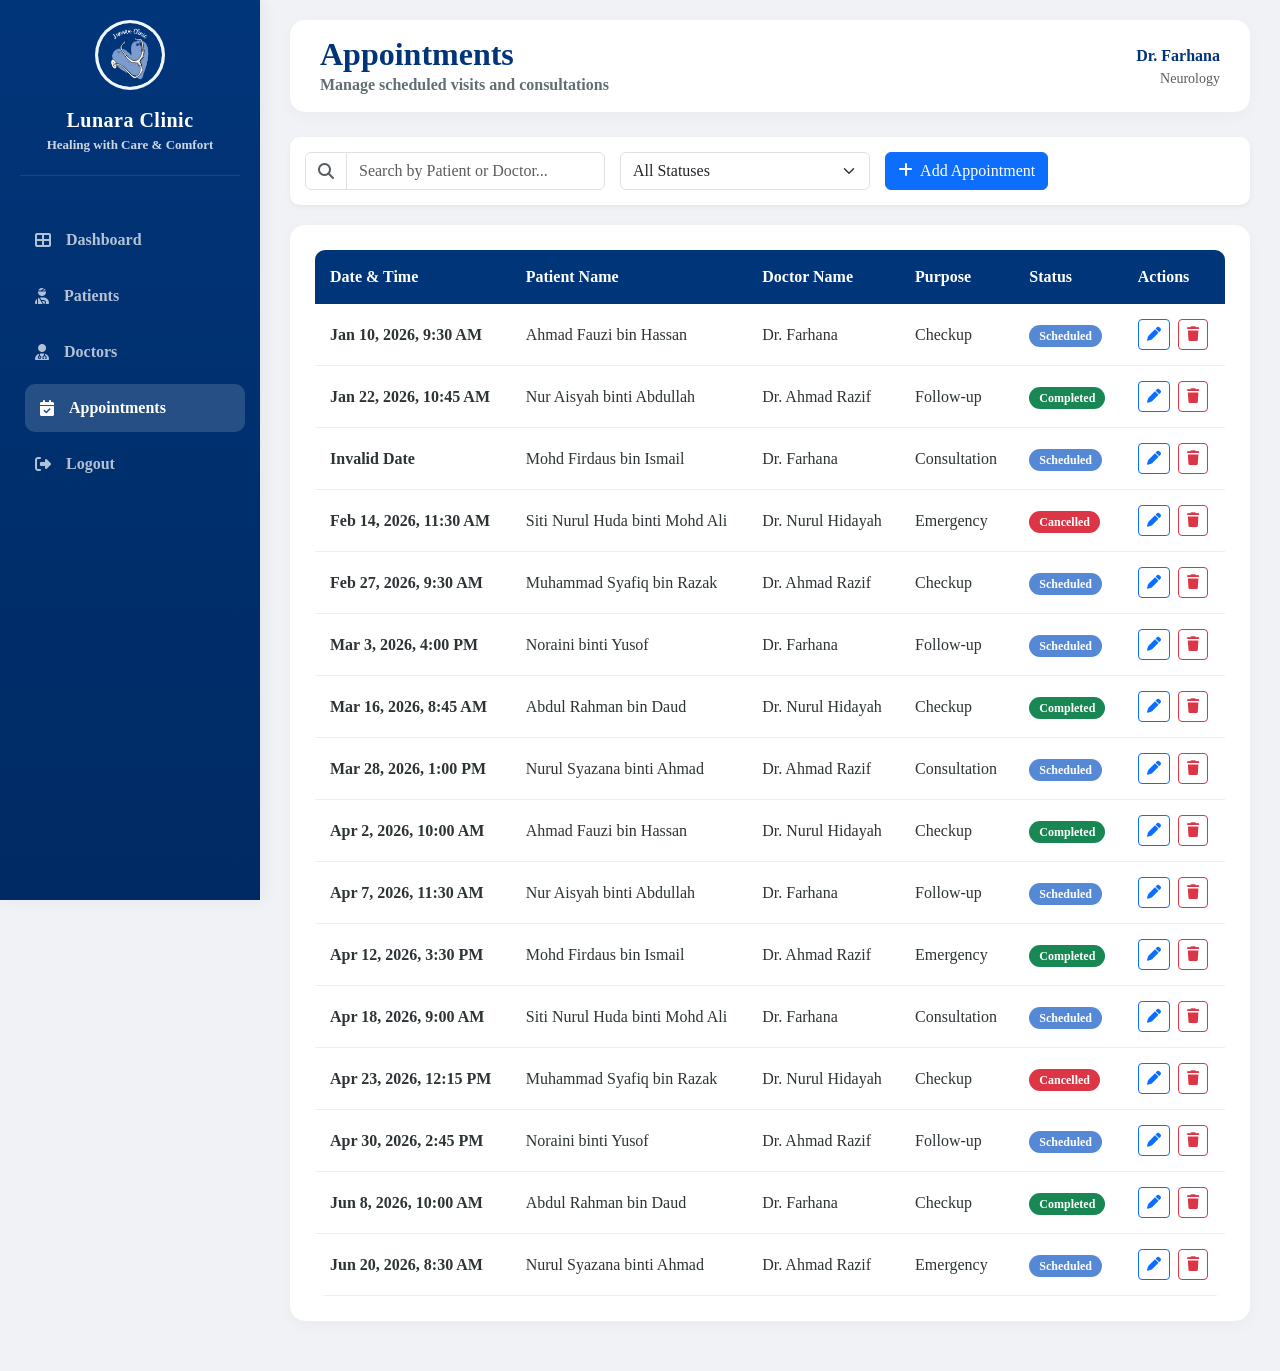
<file: appointment.html>
<!DOCTYPE html>
<html lang="en">
<head>
    <meta charset="UTF-8">
    <meta name="viewport" content="width=device-width, initial-scale=1.0">
    <title>Appointments - Lunara Clinic</title>
    <link href="https://cdn.jsdelivr.net/npm/bootstrap@5.3.0/dist/css/bootstrap.min.css" rel="stylesheet">
    <link rel="stylesheet" href="https://cdnjs.cloudflare.com/ajax/libs/font-awesome/6.4.0/css/all.min.css">
    <link href="https://fonts.googleapis.com/css2?family=Nunito:wght@400;600;700;800&display=swap" rel="stylesheet">
    
    <style>
        :root {
            --primary: #01357a; 
            --primary-light: #2e5bb8;
            --secondary: #EBF5FB; 
            --text-dark: #2d3436;
            --text-light: #636e72;
            --white: #ffffff;
            --sidebar-width: 260px;
        }

        body {
            font-family: 'Times New Roman', sans-serif; 
            background-color: #f0f2f5;
            margin: 0;
            overflow-x: hidden;
        }

        .sidebar {
            width: var(--sidebar-width);
            height: 100vh;
            position: fixed;
            top: 0;
            left: 0;
            background: linear-gradient(180deg, #01357a 0%, #002a63 100%);
            color: white;
            z-index: 1000;
            display: flex;
            flex-direction: column;
            padding: 20px;
            box-shadow: 4px 0 15px rgba(0,0,0,0.05);
            transition: transform 0.3s ease;
        }

        .sidebar-header {
            text-align: center;
            margin-bottom: 40px;
            padding-bottom: 20px;
            border-bottom: 1px solid rgba(255,255,255,0.1);
        }

        .sidebar-logo {
            width: 70px;
            height: 70px;
            background: var(--secondary);
            border-radius: 50%;
            margin: 0 auto 15px;
            display: flex;
            align-items: center;
            justify-content: center;
            overflow: hidden;
            border: 3px solid rgba(255,255,255,0.2);
        }

        .sidebar-logo img {
            width: 100%;
            height: 100%;
            object-fit: cover;
            border-radius: 50%;
        }

        .clinic-name { font-weight: 800; font-size: 20px; letter-spacing: 0.5px; }
        .clinic-tagline { font-size: 13px; opacity: 0.8; font-weight: 600; }

        .nav-link {
            color: rgba(255,255,255,0.7);
            padding: 12px 15px;
            border-radius: 10px;
            margin-bottom: 8px;
            transition: all 0.3s;
            font-weight: 600;
            text-decoration: none;
            display: flex;
            align-items: center;
            gap: 15px;
        }

        .nav-link:hover, .nav-link.active {
            background: rgba(255,255,255,0.15);
            color: #ffffff; 
            transform: translateX(5px);
        }

        /* --- Main Content --- */
        .main-content {
            margin-left: var(--sidebar-width);
            padding: 20px 30px;
            transition: all 0.3s;
        }

        /* --- Top Header --- */
        .top-header {
            background: var(--white);
            padding: 15px 30px;
            border-radius: 15px;
            box-shadow: 0 4px 15px rgba(0,0,0,0.03);
            display: flex;
            justify-content: space-between;
            align-items: center;
            margin-bottom: 25px;
        }

        /* --- Cards & Tables --- */
        .table-card {
            background: white;
            border-radius: 15px;
            box-shadow: 0 5px 15px rgba(0,0,0,0.03);
            padding: 25px;
            height: auto;
            margin-bottom: 30px;
            animation: slideUp 0.5s ease-out;
        }

        @keyframes slideUp {
            from { opacity: 0; transform: translateY(20px); }
            to { opacity: 1; transform: translateY(0); }
        }

        .table-responsive { 
            border-radius: 10px; 
            overflow-x: auto; 
            -webkit-overflow-scrolling: touch;
        }
        
        .table-custom th { 
            background-color: var(--primary);
            color: white;
            padding: 15px; 
            font-weight: 600; 
            border: none; 
        }
        .table-custom td { padding: 15px; vertical-align: middle; border-bottom: 1px solid #eee; color: var(--text-dark); }
        .table-custom tbody tr:hover { background-color: #f8f9fa; }

        /* Controls Bar Styling */
        .controls-container {
            background: white;
            padding: 15px;
            border-radius: 10px;
            margin-bottom: 20px;
            display: flex;
            flex-wrap: wrap;
            gap: 15px;
            align-items: center;
            box-shadow: 0 2px 5px rgba(0,0,0,0.05);
        }

        .status-badge {
            padding: 5px 10px;
            border-radius: 20px;
            font-size: 12px;
            font-weight: 700;
        }
        .status-scheduled {
            background-color: #5689d5; 
            color: white;
        }
        .status-completed {
            background-color: #198754; 
            color: white;
        }
        .status-cancelled {
            background-color: #dc3545; 
            color: white;
        }

        /* --- Toast Notification --- */
        .toast-container {
            position: fixed;
            top: 20px;
            right: 20px;
            z-index: 2000;
        }
        .custom-toast {
            background: white;
            border-left: 4px solid var(--primary);
            padding: 15px 20px;
            border-radius: 8px;
            box-shadow: 0 5px 15px rgba(0,0,0,0.15);
            margin-bottom: 10px;
            display: flex;
            align-items: center;
            gap: 10px;
            animation: toastIn 0.3s ease-out;
            min-width: 250px;
        }
        @keyframes toastIn {
            from { opacity: 0; transform: translateX(50px); }
            to { opacity: 1; transform: translateX(0); }
        }

        /* --- Responsive Queries --- */
        .mobile-toggle {
            display: none; 
            background: var(--primary);
            border: none;
            color: white;
            font-size: 18px;
            padding: 10px 15px;
            border-radius: 8px;
            cursor: pointer;
            z-index: 1002;
            box-shadow: 0 2px 5px rgba(0,0,0,0.2);
        }

        @media (max-width: 991px) {
            .sidebar { transform: translateX(-100%); }
            .sidebar.active { transform: translateX(0); }
            .main-content { margin-left: 0; }
            .mobile-toggle { display: flex; align-items: center; justify-content: center; }
            
            .controls-container {
                flex-direction: column;
                align-items: stretch;
            }
            .controls-container > * {
                width: 100% !important;
            }
        }
    </style>
</head>
<body>

    <!-- Toast Container -->
    <div class="toast-container" id="toast-container"></div>

    <!-- Mobile Toggle -->
    <div style="position: fixed; top: 15px; left: 15px; z-index: 1002;">
        <button class="mobile-toggle" onclick="toggleSidebar()">
            <i class="fas fa-bars"></i>
        </button>
    </div>

    <!-- Sidebar -->
    <nav class="sidebar" id="sidebar">
        <div class="sidebar-header">
            <div class="sidebar-logo">
                <img src="image/logo.png" alt="Lunara Clinic Logo">
            </div>
            <div class="clinic-name">Lunara Clinic</div>
            <div class="clinic-tagline">Healing with Care & Comfort</div>
        </div>

        <div class="nav flex-column">
            <a href="index.html" class="nav-link">
                <i class="fas fa-th-large"></i> Dashboard
            </a>
            <a href="patient.html" class="nav-link ">
                <i class="fas fa-user-injured"></i> Patients
            </a>
            <a href="doctor.html" class="nav-link ">
                <i class="fas fa-user-md"></i> Doctors
            </a>
            <a href="appointment.html" class="nav-link active">
                <i class="fas fa-calendar-check"></i> Appointments
            </a>
            <a href="login.html" class="nav-link mt-auto">
                <i class="fas fa-sign-out-alt"></i> Logout
            </a>
        </div>
    </nav>

    <!-- Main Content -->
    <div class="main-content">
        
        <!-- Top Header -->
        <header class="top-header">
            <div>
                <h2 style="color: var(--primary); font-weight: 800; margin: 0;">Appointments</h2>
                <p style="color: var(--text-light); margin: 0; font-weight: 600;">Manage scheduled visits and consultations</p>
            </div>
            <div class="user-info d-flex align-items-center gap-3">
                <div class="text-end d-none d-sm-block">
                    <div class="fw-bold" style="color: var(--primary);">Dr. Farhana</div>
                    <div class="small text-muted">Neurology</div>
                </div>
            </div>
        </header>

        <div class="container-fluid p-0">
            
            <div class="controls-container">
                
                <div class="input-group" style="max-width: 300px; flex-grow: 1;">
                    <span class="input-group-text bg-white border-end"><i class="fas fa-search text-muted"></i></span>
                    <input type="text" class="form-control" id="searchAppointment" placeholder="Search by Patient or Doctor..." oninput="renderAppointments()">
                </div>

                <!-- Status Filter -->
                <div style="max-width: 250px; flex-grow: 1;">
                    <select class="form-select" id="filterStatus" onchange="renderAppointments()">
                        <option value="All">All Statuses</option>
                        <option value="Scheduled">Scheduled</option>
                        <option value="Completed">Completed</option>
                        <option value="Cancelled">Cancelled</option>
                    </select>
                </div>

                <!-- Add Button -->
                <button class="btn btn-primary" onclick="openAppointmentModal()">
                    <i class="fas fa-plus me-1"></i> Add Appointment
                </button>
            </div>

            <!-- APPOINTMENT LIST TABLE -->
            <div class="table-card">
                <div class="table-responsive">
                    <table class="table table-custom table-hover mb-0">
                        <thead>
                            <tr>
                                <th>Date & Time</th>
                                <th>Patient Name</th>
                                <th>Doctor Name</th>
                                <th>Purpose</th>
                                <th>Status</th>
                                <th>Actions</th>
                            </tr>
                        </thead>
                        <tbody id="appointment-table-body">
                        </tbody>
                    </table>
                </div>
                 <div id="no-appts-msg" class="text-center text-muted py-4" style="display:none;">
                    No appointments found.
                </div>
            </div>

        </div>
    </div>

    <!-- Add or Edit -->
    <div class="modal fade" id="appointmentModal" tabindex="-1" aria-hidden="true">
        <div class="modal-dialog modal-dialog-centered">
            <div class="modal-content">
                <div class="modal-header">
                    <h5 class="modal-title fw-bold" style="color: var(--primary);" id="appointmentModalTitle">Add Appointment</h5>
                    <button type="button" class="btn-close" data-bs-dismiss="modal"></button>
                </div>
                <div class="modal-body">
                    <form id="appointmentForm">
                        <input type="hidden" id="apptId">
                        
                        <div class="mb-3">
                            <label class="form-label small fw-bold">Patient Name</label>
                            <select class="form-select" id="apptPatient" required>
                                <option value="">-- Select Patient --</option>
                            </select>
                        </div>

                        <div class="mb-3">
                            <label class="form-label small fw-bold">Doctor Name</label>
                            <select class="form-select" id="apptDoctor" required>
                                <option value="">-- Select Doctor --</option>
                            </select>
                        </div>

                        <div class="row">
                            <div class="col-6 mb-3">
                                <label class="form-label small fw-bold">Date</label>
                                <input type="date" class="form-control" id="apptDate" required>
                            </div>
                            <div class="col-6 mb-3">
                                <label class="form-label small fw-bold">Time</label>
                                <input type="time" class="form-control" id="apptTime" required>
                            </div>
                        </div>

                        <div class="mb-3">
                            <label class="form-label small fw-bold">Purpose</label>
                            <select class="form-select" id="apptPurpose" required>
                                <option value="Checkup">Checkup</option>
                                <option value="Follow-up">Follow-up</option>
                                <option value="Emergency">Emergency</option>
                                <option value="Consultation">Consultation</option>
                            </select>
                        </div>

                        <div class="mb-3">
                            <label class="form-label small fw-bold">Status</label>
                            <select class="form-select" id="apptStatus" required>
                                <option value="Scheduled">Scheduled</option>
                                <option value="Completed">Completed</option>
                                <option value="Cancelled">Cancelled</option>
                            </select>
                        </div>
                    </form>
                </div>
                <div class="modal-footer">
                    <button type="button" class="btn btn-secondary" data-bs-dismiss="modal">Close</button>
                    <button type="button" class="btn btn-primary" onclick="saveAppointment()">Save Appointment</button>
                </div>
            </div>
        </div>
    </div>

    <script src="https://cdn.jsdelivr.net/npm/bootstrap@5.3.0/dist/js/bootstrap.bundle.min.js"></script>

    <script>
        let patients = [
            { id: 'P01', name: 'Ahmad Fauzi bin Hassan' },
            { id: 'P02', name: 'Nur Aisyah binti Abdullah' },
            { id: 'P03', name: 'Mohd Firdaus bin Ismail' },
            { id: 'P04', name: 'Siti Nurul Huda binti Mohd Ali' },
            { id: 'P05', name: 'Muhammad Syafiq bin Razak' },
            { id: 'P06', name: 'Noraini binti Yusof' },
            { id: 'P07', name: 'Abdul Rahman bin Daud' },
            { id: 'P08', name: 'Nurul Syazana binti Ahmad' }
        ];

        let doctors = [
            { id: 'D01', name: 'Dr. Farhana', spec: 'Neurology' },
            { id: 'D02', name: 'Dr. Ahmad Razif', spec: 'General Medicine' },
            { id: 'D03', name: 'Dr. Nurul Hidayah', spec: 'Pediatrics' }
        ];

        let appointments = [
            { id: 'A-88201', patientName: 'Ahmad Fauzi bin Hassan', doctorName: 'Dr. Farhana', date: '2026-01-10', time: '09:30', purpose: 'Checkup', status: 'Scheduled' },
            { id: 'A-88202', patientName: 'Nur Aisyah binti Abdullah', doctorName: 'Dr. Ahmad Razif', date: '2026-01-22', time: '10:45', purpose: 'Follow-up', status: 'Completed' },
            { id: 'A-88203', patientName: 'Mohd Firdaus bin Ismail', doctorName: 'Dr. Farhana', date: '2026-02-05', time: '03.45', purpose: 'Consultation', status: 'Scheduled' },
            { id: 'A-88204', patientName: 'Siti Nurul Huda binti Mohd Ali', doctorName: 'Dr. Nurul Hidayah', date: '2026-02-14', time: '11:30', purpose: 'Emergency', status: 'Cancelled' },
            { id: 'A-88205', patientName: 'Muhammad Syafiq bin Razak', doctorName: 'Dr. Ahmad Razif', date: '2026-02-27', time: '09:30', purpose: 'Checkup', status: 'Scheduled' },
            { id: 'A-88206', patientName: 'Noraini binti Yusof', doctorName: 'Dr. Farhana', date: '2026-03-03', time: '16:00', purpose: 'Follow-up', status: 'Scheduled' },
            { id: 'A-88207', patientName: 'Abdul Rahman bin Daud', doctorName: 'Dr. Nurul Hidayah', date: '2026-03-16', time: '08:45', purpose: 'Checkup', status: 'Completed' },
            { id: 'A-88208', patientName: 'Nurul Syazana binti Ahmad', doctorName: 'Dr. Ahmad Razif', date: '2026-03-28', time: '13:00', purpose: 'Consultation', status: 'Scheduled' },
            { id: 'A-88209', patientName: 'Ahmad Fauzi bin Hassan', doctorName: 'Dr. Nurul Hidayah', date: '2026-04-02', time: '10:00', purpose: 'Checkup', status: 'Completed' },
            { id: 'A-88210', patientName: 'Nur Aisyah binti Abdullah', doctorName: 'Dr. Farhana', date: '2026-04-07', time: '11:30', purpose: 'Follow-up', status: 'Scheduled' },
            { id: 'A-88211', patientName: 'Mohd Firdaus bin Ismail', doctorName: 'Dr. Ahmad Razif', date: '2026-04-12', time: '15:30', purpose: 'Emergency', status: 'Completed' },
            { id: 'A-88212', patientName: 'Siti Nurul Huda binti Mohd Ali', doctorName: 'Dr. Farhana', date: '2026-04-18', time: '09:00', purpose: 'Consultation', status: 'Scheduled' },
            { id: 'A-88213', patientName: 'Muhammad Syafiq bin Razak', doctorName: 'Dr. Nurul Hidayah', date: '2026-04-23', time: '12:15', purpose: 'Checkup', status: 'Cancelled' },
            { id: 'A-88214', patientName: 'Noraini binti Yusof', doctorName: 'Dr. Ahmad Razif', date: '2026-04-30', time: '14:45', purpose: 'Follow-up', status: 'Scheduled' },
            { id: 'A-88215', patientName: 'Abdul Rahman bin Daud', doctorName: 'Dr. Farhana', date: '2026-06-08', time: '10:00', purpose: 'Checkup', status: 'Completed' },
            { id: 'A-88216', patientName: 'Nurul Syazana binti Ahmad', doctorName: 'Dr. Ahmad Razif', date: '2026-06-20', time: '08:30', purpose: 'Emergency', status: 'Scheduled' }
        ];

        let appointmentModalInstance;

        function saveAllData() {
            console.log("Data updated in runtime memory");
        }

        function generateId(prefix) {
            return prefix + '-' + Math.floor(10000 + Math.random() * 90000);
        }

        function showToast(message, type = 'success') {
            const container = document.getElementById('toast-container');
            const toast = document.createElement('div');
            toast.className = 'custom-toast';
            let icon = type === 'success' ? '<i class="fas fa-check-circle text-success"></i>' : '<i class="fas fa-exclamation-circle text-danger"></i>';
            if(type === 'error') toast.style.borderLeftColor = '#dc3545';
            toast.innerHTML = `${icon} <span class="small fw-bold">${message}</span>`;
            container.appendChild(toast);
            setTimeout(() => { toast.style.opacity = '0'; setTimeout(() => toast.remove(), 300); }, 3000);
        }

        function formatDateTime(dateStr, timeStr) {
            const d = new Date(dateStr + 'T' + timeStr);
            return d.toLocaleString('en-US', { month: 'short', day: 'numeric', year: 'numeric', hour: 'numeric', minute: '2-digit' });
        }

        document.addEventListener('DOMContentLoaded', function() {
            appointmentModalInstance = new bootstrap.Modal(document.getElementById('appointmentModal'));
            renderAppointments();
        });

        function renderAppointments() {
            const tbody = document.getElementById('appointment-table-body');
            const emptyMsg = document.getElementById('no-appts-msg');
            const searchQuery = document.getElementById('searchAppointment').value.toLowerCase();
            const statusFilter = document.getElementById('filterStatus').value;

            tbody.innerHTML = '';
            let displayList = appointments.filter(appt => {
                const matchesSearch = appt.patientName.toLowerCase().includes(searchQuery) || 
                                      appt.doctorName.toLowerCase().includes(searchQuery);
                const matchesStatus = statusFilter === 'All' || appt.status === statusFilter;
                return matchesSearch && matchesStatus;
            });

            displayList.sort((a, b) => {
                const dateA = new Date(a.date + 'T' + a.time);
                const dateB = new Date(b.date + 'T' + b.time);
                return dateA - dateB;
            });

            if (displayList.length === 0) {
                emptyMsg.style.display = 'block';
                emptyMsg.innerText = "No appointments found.";
                return;
            } else {
                emptyMsg.style.display = 'none';
            }

            displayList.forEach(appt => {
                const row = document.createElement('tr');
                
                let badgeClass = '';
                if(appt.status === 'Scheduled') badgeClass = 'status-scheduled';
                else if(appt.status === 'Completed') badgeClass = 'status-completed';
                else if(appt.status === 'Cancelled') badgeClass = 'status-cancelled';

                row.innerHTML = `
                    <td class="fw-bold">${formatDateTime(appt.date, appt.time)}</td>
                    <td>${appt.patientName}</td>
                    <td>${appt.doctorName}</td>
                    <td>${appt.purpose}</td>
                    <td><span class="badge status-badge ${badgeClass}">${appt.status}</span></td>
                    <td>
                        <button class="btn btn-sm btn-outline-primary me-1" onclick="editAppointment('${appt.id}')" title="Edit">
                            <i class="fas fa-pen"></i>
                        </button>
                        <button class="btn btn-sm btn-outline-danger" onclick="deleteAppointment('${appt.id}')" title="Delete">
                            <i class="fas fa-trash"></i>
                        </button>
                    </td>
                `;
                tbody.appendChild(row);
            });
        }

        function openAppointmentModal() {
            document.getElementById('appointmentForm').reset();
            document.getElementById('apptId').value = '';
            document.getElementById('appointmentModalTitle').innerText = "Add Appointment";
            
            document.getElementById('apptStatus').value = "Scheduled";
            
            const now = new Date();
            document.getElementById('apptDate').value = now.toISOString().split('T')[0];
            const timeString = now.toTimeString().split(' ')[0].substring(0,5);
            document.getElementById('apptTime').value = timeString;

            populateDropdowns();

            appointmentModalInstance.show();
        }

        function populateDropdowns() {
            // Use hardcoded arrays instead of localStorage
            const pSelect = document.getElementById('apptPatient');
            pSelect.innerHTML = '<option value="">-- Select Patient --</option>';
            patients.forEach(p => {
                pSelect.innerHTML += `<option value="${p.name}">${p.name}</option>`;
            });

            const dSelect = document.getElementById('apptDoctor');
            dSelect.innerHTML = '<option value="">-- Select Doctor --</option>';
            // Updated to match the names exactly in your appointment data (without spec in value)
            doctors.forEach(d => {
                dSelect.innerHTML += `<option value="${d.name}">${d.name}</option>`;
            });
        }

        function editAppointment(id) {
            const appt = appointments.find(a => a.id === id);
            if(appt) {
                populateDropdowns(); 

                document.getElementById('apptId').value = appt.id;
                document.getElementById('apptPatient').value = appt.patientName;
                document.getElementById('apptDoctor').value = appt.doctorName;
                document.getElementById('apptDate').value = appt.date;
                document.getElementById('apptTime').value = appt.time;
                document.getElementById('apptPurpose').value = appt.purpose;
                document.getElementById('apptStatus').value = appt.status;
                
                document.getElementById('appointmentModalTitle').innerText = "Edit Appointment";
                appointmentModalInstance.show();
            }
        }

        function saveAppointment() {
            const id = document.getElementById('apptId').value;
            const patientName = document.getElementById('apptPatient').value;
            const doctorName = document.getElementById('apptDoctor').value;
            const date = document.getElementById('apptDate').value;
            const time = document.getElementById('apptTime').value;
            const purpose = document.getElementById('apptPurpose').value;
            const status = document.getElementById('apptStatus').value;

            if(!patientName || !doctorName || !date || !time || !purpose || !status) {
                showToast("Please fill all fields", "error");
                return;
            }

            if(id) {
                // Update 
                const index = appointments.findIndex(a => a.id === id);
                if(index > -1) {
                    appointments[index] = { ...appointments[index], patientName, doctorName, date, time, purpose, status };
                    showToast("Appointment updated successfully");
                }
            } else {
                // Add New
                const newAppt = { 
                    id: generateId('A'), 
                    patientName, 
                    doctorName, 
                    date, 
                    time, 
                    purpose, 
                    status 
                };
                appointments.push(newAppt);
                showToast("Appointment added successfully");
            }

            saveAllData();
            renderAppointments();
            appointmentModalInstance.hide();
        }

        function deleteAppointment(id) {
            if(confirm("Are you sure you want to delete this appointment?")) {
                appointments = appointments.filter(a => a.id !== id);
                saveAllData();
                renderAppointments();
                showToast("Appointment deleted", "error");
            }
        }

        function toggleSidebar() {
            document.getElementById('sidebar').classList.toggle('active');
        }
    </script>
</file>
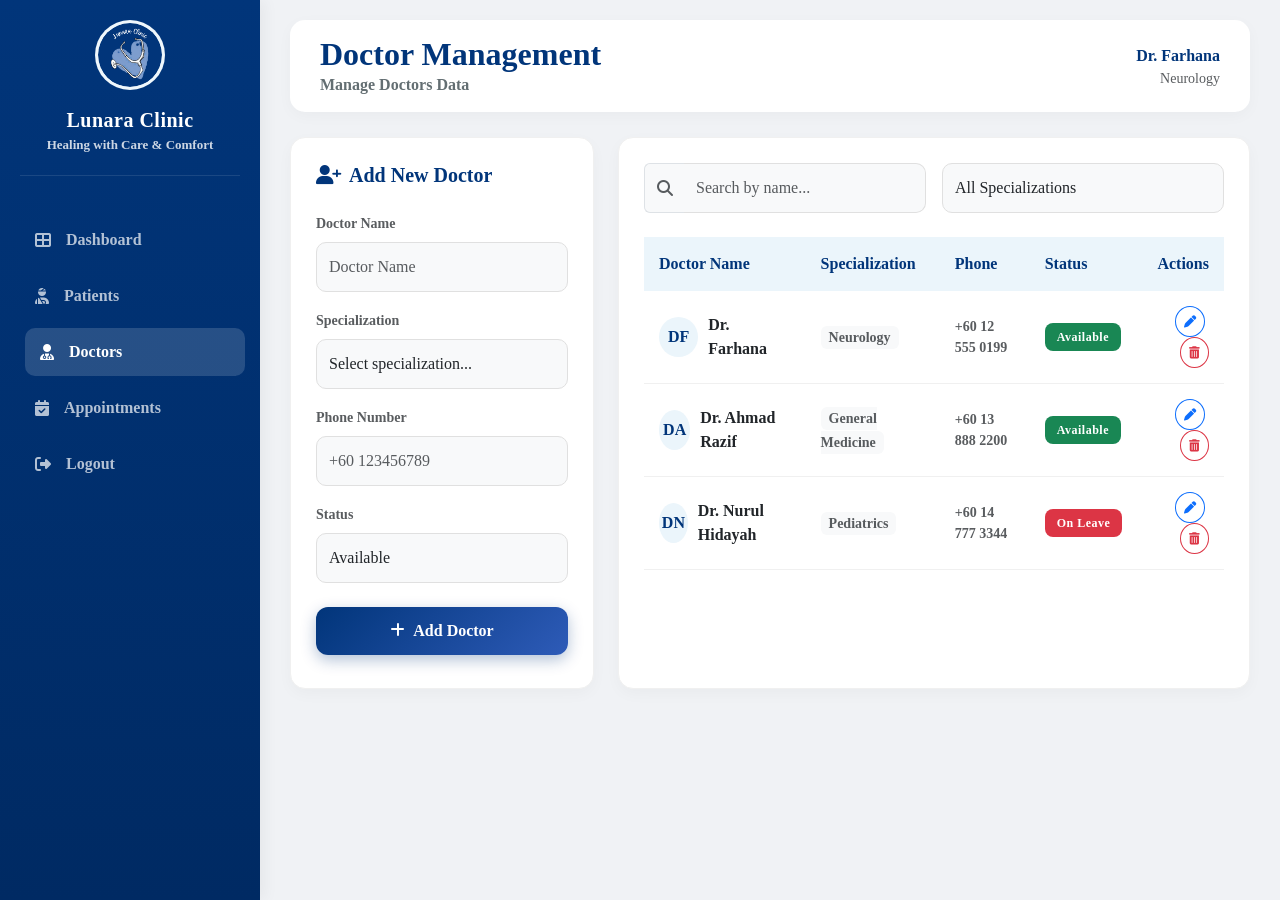
<file: doctor.html>
<!DOCTYPE html>
<html lang="en">
<head>
    <meta charset="UTF-8">
    <meta name="viewport" content="width=device-width, initial-scale=1.0">
    <title>Doctors - Lunara Clinic</title>
    <link href="https://cdn.jsdelivr.net/npm/bootstrap@5.3.0/dist/css/bootstrap.min.css" rel="stylesheet">
    <link rel="stylesheet" href="https://cdnjs.cloudflare.com/ajax/libs/font-awesome/6.4.0/css/all.min.css">
    <link href="https://fonts.googleapis.com/css2?family=Nunito:wght@400;600;700;800&display=swap" rel="stylesheet">
    
    <style>
        :root {
            --primary: #01357a; 
            --primary-dark: #002a63;
            --secondary: #EBF5FB; 
            --text-dark: #2d3436;
            --text-light: #636e72;
            --white: #ffffff;
            --sidebar-width: 260px;
        }

        body {
            font-family: 'Times New Roman', sans-serif; 
            background-color: #f0f2f5;
            margin: 0;
            overflow-x: hidden;
        }

        /* --- Sidebar & Layout --- */
        .sidebar {
            width: var(--sidebar-width);
            height: 100vh;
            position: fixed;
            top: 0;
            left: 0;
            background: linear-gradient(180deg, #01357a 0%, #002a63 100%);
            color: white;
            z-index: 1000;
            display: flex;
            flex-direction: column;
            padding: 20px;
            box-shadow: 4px 0 15px rgba(0,0,0,0.05);
            transition: transform 0.3s ease;
        }

        .sidebar-header {
            text-align: center;
            margin-bottom: 40px;
            padding-bottom: 20px;
            border-bottom: 1px solid rgba(255,255,255,0.1);
        }

        .sidebar-logo {
            width: 70px;
            height: 70px;
            background: var(--secondary);
            border-radius: 50%;
            margin: 0 auto 15px;
            display: flex;
            align-items: center;
            justify-content: center;
            overflow: hidden;
            border: 3px solid rgba(255,255,255,0.2);
        }

        .sidebar-logo img {
            width: 100%;
            height: 100%;
            object-fit: cover;
            border-radius: 50%;
        }
        
        .clinic-name { font-weight: 800; font-size: 20px; letter-spacing: 0.5px; }
        .clinic-tagline { font-size: 13px; opacity: 0.8; font-weight: 600; }

        .nav-link {
            color: rgba(255,255,255,0.7);
            padding: 12px 15px;
            border-radius: 10px;
            margin-bottom: 8px;
            transition: all 0.3s;
            font-weight: 600;
            text-decoration: none;
            display: flex;
            align-items: center;
            gap: 15px;
        }

        .nav-link:hover, .nav-link.active {
            background: rgba(255,255,255,0.15);
            color: #ffffff; 
            transform: translateX(5px);
        }

        .main-content {
            margin-left: var(--sidebar-width);
            padding: 20px 30px;
            transition: all 0.3s;
        }

        .top-header {
            background: var(--white);
            padding: 15px 30px;
            border-radius: 15px;
            box-shadow: 0 4px 15px rgba(0,0,0,0.03);
            display: flex;
            justify-content: space-between;
            align-items: center;
            margin-bottom: 25px;
        }

        .mobile-toggle {
            display: none; 
            background: var(--primary);
            border: none;
            color: white;
            font-size: 18px;
            padding: 10px 15px;
            border-radius: 8px;
            cursor: pointer;
            z-index: 1002;
            box-shadow: 0 2px 5px rgba(0,0,0,0.2);
        }
        
        .content-card {
            background: white;
            border-radius: 15px;
            box-shadow: 0 5px 15px rgba(0,0,0,0.03);
            padding: 25px;
            height: 100%;
            border: 1px solid #f0f0f0;
        }

        .form-control, .form-select {
            border-radius: 10px;
            padding: 12px;
            border: 1px solid #e0e0e0;
            background: #f8f9fa;
        }
        
        .form-control:focus, .form-select:focus {
            background: white;
            border-color: var(--primary);
            box-shadow: 0 0 0 4px rgba(1, 53, 122, 0.1);
        }

        .btn-primary-custom {
            background: var(--primary);
            color: white;
            border: none;
            padding: 12px 20px;
            border-radius: 10px;
            font-weight: 700;
            width: 100%;
            transition: transform 0.2s;
        }
        
        .btn-primary-custom:hover {
            background: var(--primary-dark);
            transform: translateY(-2px);
            color: white;
        }

        .table-custom thead th {
            background-color: var(--secondary);
            color: var(--primary);
            font-weight: 700;
            border: none;
            padding: 15px;
        }
        
        .table-custom tbody td {
            padding: 15px;
            vertical-align: middle;
            border-bottom: 1px solid #f0f0f0;
            color: var(--text-dark);
            font-weight: 600;
        }

        .btn-fancy {
            position: relative;
            overflow: hidden;
            border: none;
            border-radius: 12px;
            padding: 12px 20px;
            font-weight: 700;
            color: white;
            transition: all 0.3s ease;
            background: linear-gradient(135deg, #01357a, #2e5bb8);
            box-shadow: 0 5px 15px rgba(1, 53, 122, 0.3);
        }

        .btn-fancy:hover {
            transform: translateY(-2px) scale(1.02);
            box-shadow: 0 8px 20px rgba(1, 53, 122, 0.5);
        }

        .btn-fancy::after {
            content: "";
            position: absolute;
            width: 300%;
            height: 300%;
            top: 50%;
            left: 50%;
            background: rgba(255,255,255,0.2);
            transition: all 0.6s ease;
            border-radius: 50%;
            transform: translate(-50%, -50%) scale(0);
        }

        .btn-fancy:active::after {
            transform: translate(-50%, -50%) scale(1);
            opacity: 0;
        }

        .btn-cancel {
            background: linear-gradient(135deg, #782a09, #be0d0d);
            box-shadow: 0 5px 15px rgba(254, 229, 229, 0.892);
        }

        .btn-cancel:hover {
            box-shadow: 0 8px 20px rgba(14, 61, 102, 0.5);
        }

        .btn-update {
            background: linear-gradient(135deg, #1292f3, #16035c);
            box-shadow: 0 5px 15px rgba(243,156,18,0.4);
        }

        .btn-update:hover {
            box-shadow: 0 8px 20px rgba(119, 87, 225, 0.6);
        }

        .avatar-circle {
            width: 40px; height: 40px;
            background: var(--secondary);
            color: var(--primary);
            border-radius: 50%;
            display: flex; align-items: center; justify-content: center;
            font-weight: 800;
            margin-right: 10px;
        }

        .badge { padding: 8px 12px; border-radius: 8px; font-weight: 700; font-size: 12px; letter-spacing: 0.5px; }

        .toast-container {
            position: fixed; top: 20px; right: 20px; z-index: 2000;
        }
        .custom-toast {
            background: white; border-left: 4px solid var(--primary);
            padding: 15px 20px; border-radius: 8px;
            box-shadow: 0 5px 15px rgba(0,0,0,0.15);
            margin-bottom: 10px; display: flex; align-items: center; gap: 10px;
            animation: toastIn 0.3s ease-out; min-width: 250px;
        }
        @keyframes toastIn { from { opacity: 0; transform: translateX(50px); } to { opacity: 1; transform: translateX(0); } }

        @media (max-width: 991px) {
            .sidebar { transform: translateX(-100%); }
            .sidebar.active { transform: translateX(0); }
            .main-content { margin-left: 0; }
            .mobile-toggle { display: block; }
        }
    </style>
</head>
<body>

    <!-- Toast Notification Container -->
    <div class="toast-container" id="toast-container"></div>
    <div style="position: fixed; top: 15px; left: 15px; z-index: 1002;">
        <button class="mobile-toggle" onclick="toggleSidebar()"><i class="fas fa-bars"></i></button>
    </div>

    <!-- Sidebar -->
     <nav class="sidebar" id="sidebar">
        <div class="sidebar-header">
            <div class="sidebar-logo">
                <img src="image/logo.png" alt="Lunara Clinic Logo">
            </div>
            <div class="clinic-name">Lunara Clinic</div>
            <div class="clinic-tagline">Healing with Care & Comfort</div>
        </div>

        <div class="nav flex-column">
            <a href="index.html" class="nav-link">
                <i class="fas fa-th-large"></i> Dashboard
            </a>
            <a href="patient.html" class="nav-link ">
                <i class="fas fa-user-injured"></i> Patients
            </a>
            <a href="doctor.html" class="nav-link active">
                <i class="fas fa-user-md"></i> Doctors
            </a>
            <a href="appointment.html" class="nav-link">
                <i class="fas fa-calendar-check"></i> Appointments
            </a>
            <a href="login.html" class="nav-link mt-auto">
                <i class="fas fa-sign-out-alt"></i> Logout
            </a>
        </div>
    </nav>

    <!-- Main Content -->
    <div class="main-content">
        <header class="top-header">
            <div>
                <h2 style="color: var(--primary); font-weight: 800; margin: 0;">Doctor Management</h2>
                <p style="color: var(--text-light); margin: 0; font-weight: 600;">Manage Doctors Data</p>
            </div>
            <div class="user-info d-flex align-items-center gap-3">
                <div class="text-end d-none d-sm-block">
                    <div class="fw-bold" style="color: var(--primary);">Dr. Farhana</div>
                    <div class="small text-muted">Neurology</div>
                </div>
            </div>
        </header>

        <div class="container-fluid p-0">
            
            <div class="row g-4">
                
                <!-- Add or Edit Doctor Form -->
                <div class="col-lg-4">
                    <div class="content-card">
                        <h5 class="fw-bold mb-4" style="color: var(--primary);" id="formTitle">
                            <i class="fas fa-user-plus me-2"></i>Add New Doctor
                        </h5>
                        <form id="addDoctorForm">
                            <input type="hidden" id="docId">

                            <div class="mb-3">
                                <label class="form-label small fw-bold text-muted">Doctor Name</label>
                                <input type="text" class="form-control" id="docName" placeholder="Doctor Name" required>
                            </div>
                            
                            <div class="mb-3">
                                <label class="form-label small fw-bold text-muted">Specialization</label>
                                <select class="form-select" id="docSpec" required>
                                    <option value="" selected disabled>Select specialization...</option>
                                    <option value="Cardiology">Cardiology</option>
                                    <option value="Neurology">Neurology</option>
                                    <option value="Pediatrics">Pediatrics</option>
                                    <option value="Dermatology">Dermatology</option>
                                    <option value="Nurse">Nurse</option>
                                    <option value="General Medicine">General Medicine</option>
                                </select>
                            </div>

                            <div class="mb-3">
                                <label class="form-label small fw-bold text-muted">Phone Number</label>
                                <input type="tel" class="form-control" id="docPhone" placeholder="+60 123456789" required>
                            </div>

                            <div class="mb-4">
                                <label class="form-label small fw-bold text-muted">Status</label>
                                <select class="form-select" id="docStatus">
                                    <option value="Available">Available</option>
                                    <option value="On Leave">On Leave</option>
                                </select>
                            </div>

                            <button type="submit" class="btn-fancy w-100 mb-2" id="submitBtn">
                                <i class="fas fa-plus me-2"></i>Add Doctor
                            </button>
                            
                            <button type="button" class="btn-fancy btn-cancel w-100 rounded-pill d-none" id="cancelBtn" onclick="resetForm()">
                                Cancel Edit
                            </button>
                        </form>
                    </div>
                </div>

                <!-- Doctor List -->
                <div class="col-lg-8">
                    <div class="content-card">
                        <div class="row mb-4 g-3">
                            <div class="col-md-6">
                                <div class="input-group">
                                    <span class="input-group-text bg-light border-end-0"><i class="fas fa-search text-muted"></i></span>
                                    <input type="text" class="form-control border-start-0 bg-light" id="searchInput" placeholder="Search by name...">
                                </div>
                            </div>
                            <div class="col-md-6">
                                <select class="form-select bg-light" id="filterSpec">
                                    <option value="All">All Specializations</option>
                                    <option value="Cardiology">Cardiology</option>
                                    <option value="Neurology">Neurology</option>
                                    <option value="Pediatrics">Pediatrics</option>
                                    <option value="Dermatology">Dermatology</option>
                                    <option value="Nurse">Nurse</option>
                                    <option value="General Medicine">General Medicine</option>
                                </select>
                            </div>
                        </div>

                        <!-- Table -->
                        <div class="table-responsive">
                            <table class="table table-hover table-custom align-middle">
                                <thead>
                                    <tr>
                                        <th>Doctor Name</th>
                                        <th>Specialization</th>
                                        <th>Phone</th>
                                        <th>Status</th>
                                        <th class="text-end">Actions</th>
                                    </tr>
                                </thead>
                                <tbody id="doctorTableBody">
                                </tbody>
                            </table>
                        </div>
                        
                        <div id="emptyState" class="text-center py-5 d-none">
                            <i class="fas fa-user-md fa-3x text-muted mb-3 opacity-50"></i>
                            <p class="text-muted fw-bold">No doctors found.</p>
                        </div>

                    </div>
                </div>
            </div>
        </div>
    </div>

    <script src="https://cdn.jsdelivr.net/npm/bootstrap@5.3.0/dist/js/bootstrap.bundle.min.js"></script>
    <script>
        let doctors = [
        {
            id: 1,
            name: "Dr. Farhana",
            spec: "Neurology",
            phone: "+60 12 555 0199",
            status: "Available"
        },
        {
            id: 2,
            name: "Dr. Ahmad Razif",
            spec: "General Medicine",
            phone: "+60 13 888 2200",
            status: "Available"
        },
        {
            id: 3,
            name: "Dr. Nurul Hidayah",
            spec: "Pediatrics",
            phone: "+60 14 777 3344",
            status: "On Leave"
        }
    ];

        let editingId = null; 
        const form = document.getElementById('addDoctorForm');
        const tableBody = document.getElementById('doctorTableBody');
        const searchInput = document.getElementById('searchInput');
        const filterSpec = document.getElementById('filterSpec');
        const emptyState = document.getElementById('emptyState');
        const submitBtn = document.getElementById('submitBtn');
        const cancelBtn = document.getElementById('cancelBtn');
        const formTitle = document.getElementById('formTitle');
        const docIdInput = document.getElementById('docId');

        document.addEventListener('DOMContentLoaded', () => {
            renderDoctors();
        });


        function renderDoctors() {
            const searchTerm = searchInput.value.toLowerCase();
            const specFilter = filterSpec.value;

            const filteredDoctors = doctors.filter(doc => {
                const matchesName = doc.name.toLowerCase().includes(searchTerm);
                const matchesSpec = specFilter === 'All' || doc.spec === specFilter;
                return matchesName && matchesSpec;
            });

            tableBody.innerHTML = '';

            if (filteredDoctors.length === 0) {
                emptyState.classList.remove('d-none');
            } else {
                emptyState.classList.add('d-none');
                
                filteredDoctors.forEach(doc => {
                    const row = document.createElement('tr');
                    
                    const statusBadge = doc.status === 'Available' 
                        ? '<span class="badge bg-success">Available</span>' 
                        : '<span class="badge bg-danger">On Leave</span>';

                    const initials = doc.name.split(' ').map(n => n[0]).join('').substring(0,2);

                    row.innerHTML = `
                        <td>
                            <div class="d-flex align-items-center">
                                <div class="avatar-circle">${initials}</div>
                                <div class="fw-bold text-dark">${doc.name}</div>
                            </div>
                        </td>
                        <td><span class="text-muted small fw-bold bg-light px-2 py-1 rounded">${doc.spec}</span></td>
                        <td class="text-muted small">${doc.phone}</td>
                        <td>${statusBadge}</td>
                        <td class="text-end">
                            <button class="btn btn-sm btn-outline-primary rounded-circle me-1" onclick="editDoctor(${doc.id})" title="Edit">
                                <i class="fas fa-pen small"></i>
                            </button>
                            <button class="btn btn-sm btn-outline-danger rounded-circle" onclick="deleteDoctor(${doc.id})" title="Delete">
                                <i class="fas fa-trash-alt small"></i>
                            </button>
                        </td>
                    `;
                    tableBody.appendChild(row);
                });
            }
        }

        // ---Add or Update Doctor ---
        function handleFormSubmit(e) {
            e.preventDefault();

            const name = document.getElementById('docName').value;
            const spec = document.getElementById('docSpec').value;
            const phone = document.getElementById('docPhone').value;
            const status = document.getElementById('docStatus').value;

            if (editingId) {
                // Update existing
                const index = doctors.findIndex(doc => doc.id === editingId);
                if (index !== -1) {
                    doctors[index] = { id: editingId, name, spec, phone, status };
                    showToast('Updated', 'Doctor details updated successfully!', 'success');
                }
            } else {
                // Add New Doctor
                const newDoctor = {
                    id: Date.now(), 
                    name,
                    spec,
                    phone,
                    status
                };
                doctors.unshift(newDoctor); 
                showToast('Success', 'New doctor added successfully!', 'success');
            }
            renderDoctors();
            resetForm();
        }

        // --- Prepare Edit Mode ---
        window.editDoctor = function(id) {
            const doc = doctors.find(d => d.id === id);
            if (!doc) return;

            // Populate Form
            document.getElementById('docName').value = doc.name;
            document.getElementById('docSpec').value = doc.spec;
            document.getElementById('docPhone').value = doc.phone;
            document.getElementById('docStatus').value = doc.status;

            editingId = id;
            docIdInput.value = id;
            formTitle.innerHTML = '<i class="fas fa-edit me-2"></i>Edit Doctor';
            submitBtn.innerHTML = '<i class="fas fa-save me-2"></i>Update Doctor';
            submitBtn.classList.remove('btn-fancy');
            submitBtn.classList.add('btn-fancy', 'btn-update');
            submitBtn.style.color = 'white';
            cancelBtn.classList.remove('d-none');
            window.scrollTo({ top: 0, behavior: 'smooth' });
        }

        // --- Delete Doctor ---
        window.deleteDoctor = function(id) {
            if(confirm('Are you sure you want to delete this doctor?')) {
                if (editingId === id) {
                    resetForm();
                }

                doctors = doctors.filter(doc => doc.id !== id);
                renderDoctors();
                showToast('Deleted', 'Doctor record removed.', 'error');
            }
        }

        window.resetForm = function() {
            form.reset();
            editingId = null;
            docIdInput.value = '';
            
            formTitle.innerHTML = '<i class="fas fa-user-plus me-2"></i>Add New Doctor';
            submitBtn.innerHTML = '<i class="fas fa-plus me-2"></i>Add Doctor';
            submitBtn.classList.add('btn-fancy');
            submitBtn.classList.remove('btn-update');
            submitBtn.style.color = ''; 
            cancelBtn.classList.add('d-none');
        }

        form.addEventListener('submit', handleFormSubmit);
        searchInput.addEventListener('input', renderDoctors);
        filterSpec.addEventListener('change', renderDoctors);

        function showToast(title, message, type = 'success') {
            const container = document.getElementById('toast-container');
            const toast = document.createElement('div');
            toast.className = 'custom-toast';
            
            const icon = type === 'success' 
                ? '<i class="fas fa-check-circle text-success fa-lg"></i>' 
                : '<i class="fas fa-exclamation-circle text-danger fa-lg"></i>';
            
            if(type === 'error') toast.style.borderLeftColor = '#dc3545';

            toast.innerHTML = `
                ${icon}
                <div>
                    <div class="fw-bold">${title}</div>
                    <div class="small text-muted">${message}</div>
                </div>
            `;

            container.appendChild(toast);

            setTimeout(() => {
                toast.style.opacity = '0';
                setTimeout(() => toast.remove(), 300);
            }, 3000);
        }

        function toggleSidebar() { 
            document.getElementById('sidebar').classList.toggle('active'); 
        }
    </script>
</body>
</html>
</file>
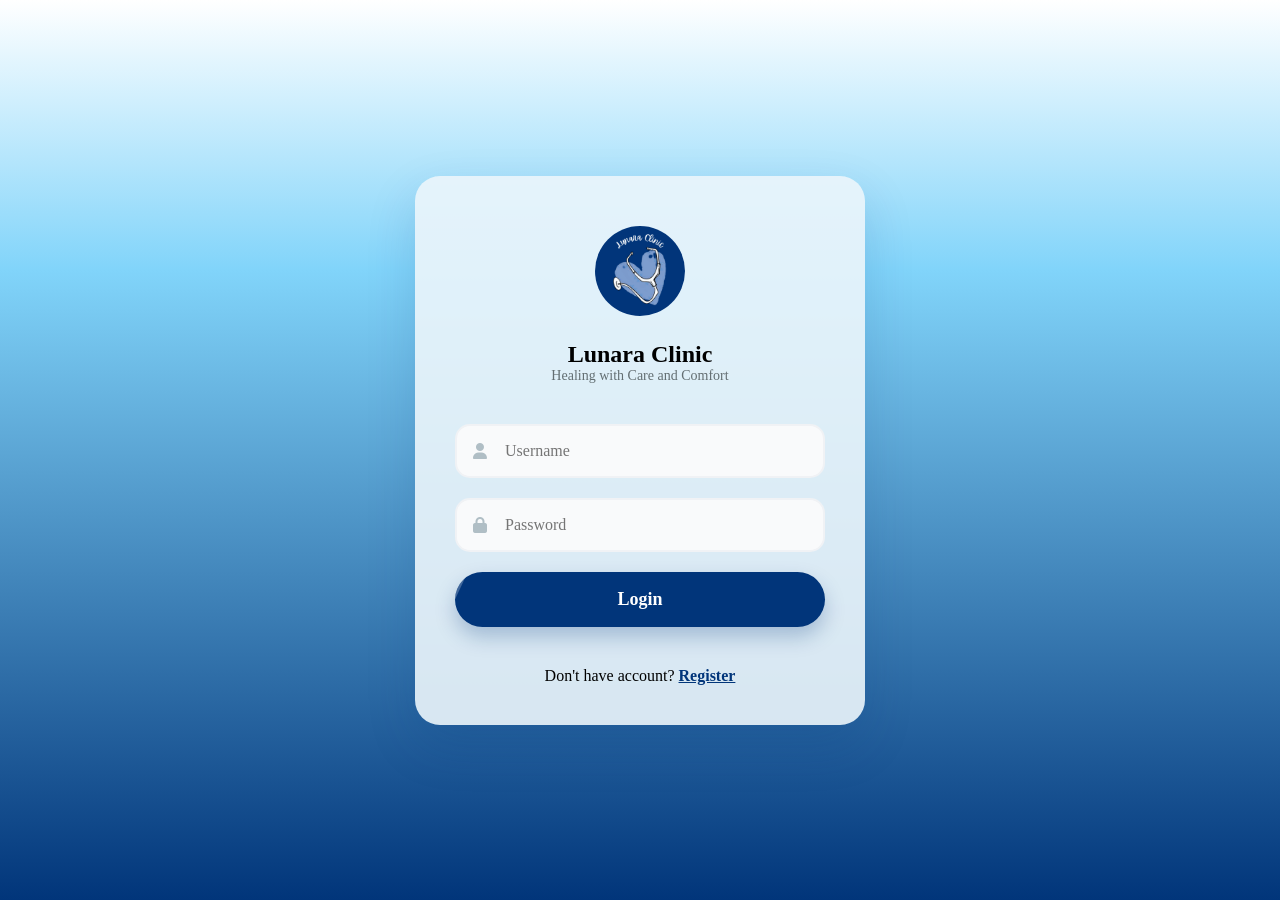
<file: login.html>
<!DOCTYPE html>
<html lang="en">
<head>
<meta charset="UTF-8">
<title>Login</title>

<link rel="stylesheet" href="style.css">
<link rel="stylesheet" href="https://cdnjs.cloudflare.com/ajax/libs/font-awesome/6.4.0/css/all.min.css">

</head>

<body>

<main class="auth-wrapper">

<header class="auth-header">

    <div class="logo-container">
        <img src="image/logo.png" alt="Logo">
    </div>

    <h1 class="clinic-name">Lunara Clinic</h1>
    <p class="clinic-tagline">Healing with Care and Comfort</p>

</header>

<section class="forms-container">

<form class="auth-form" id="loginForm">

    <div class="input-group">
        <input type="text" name="doctorName" placeholder="Username" required>
        <i class="fas fa-user"></i>
    </div>

    <div class="input-group">
        <input type="password" id="passwordInput" placeholder="Password" required>
        <i class="fas fa-lock"></i>
    </div>

    <button class="gooey-btn" id="loginBtn" type="submit">

        <span class="btn-text">Login</span>

        <span class="spinner" style="display:none;">
            <i class="fas fa-spinner fa-spin"></i>
        </span>

    </button>

    <div class="switch-text">
        Don't have account?
        <a class="switch-link" href="register.html">Register</a>
    </div>

</form>

</section>

</main>
<div id="toast-container"></div>

<script src="script.js"></script>

</body>
</html>
</file>
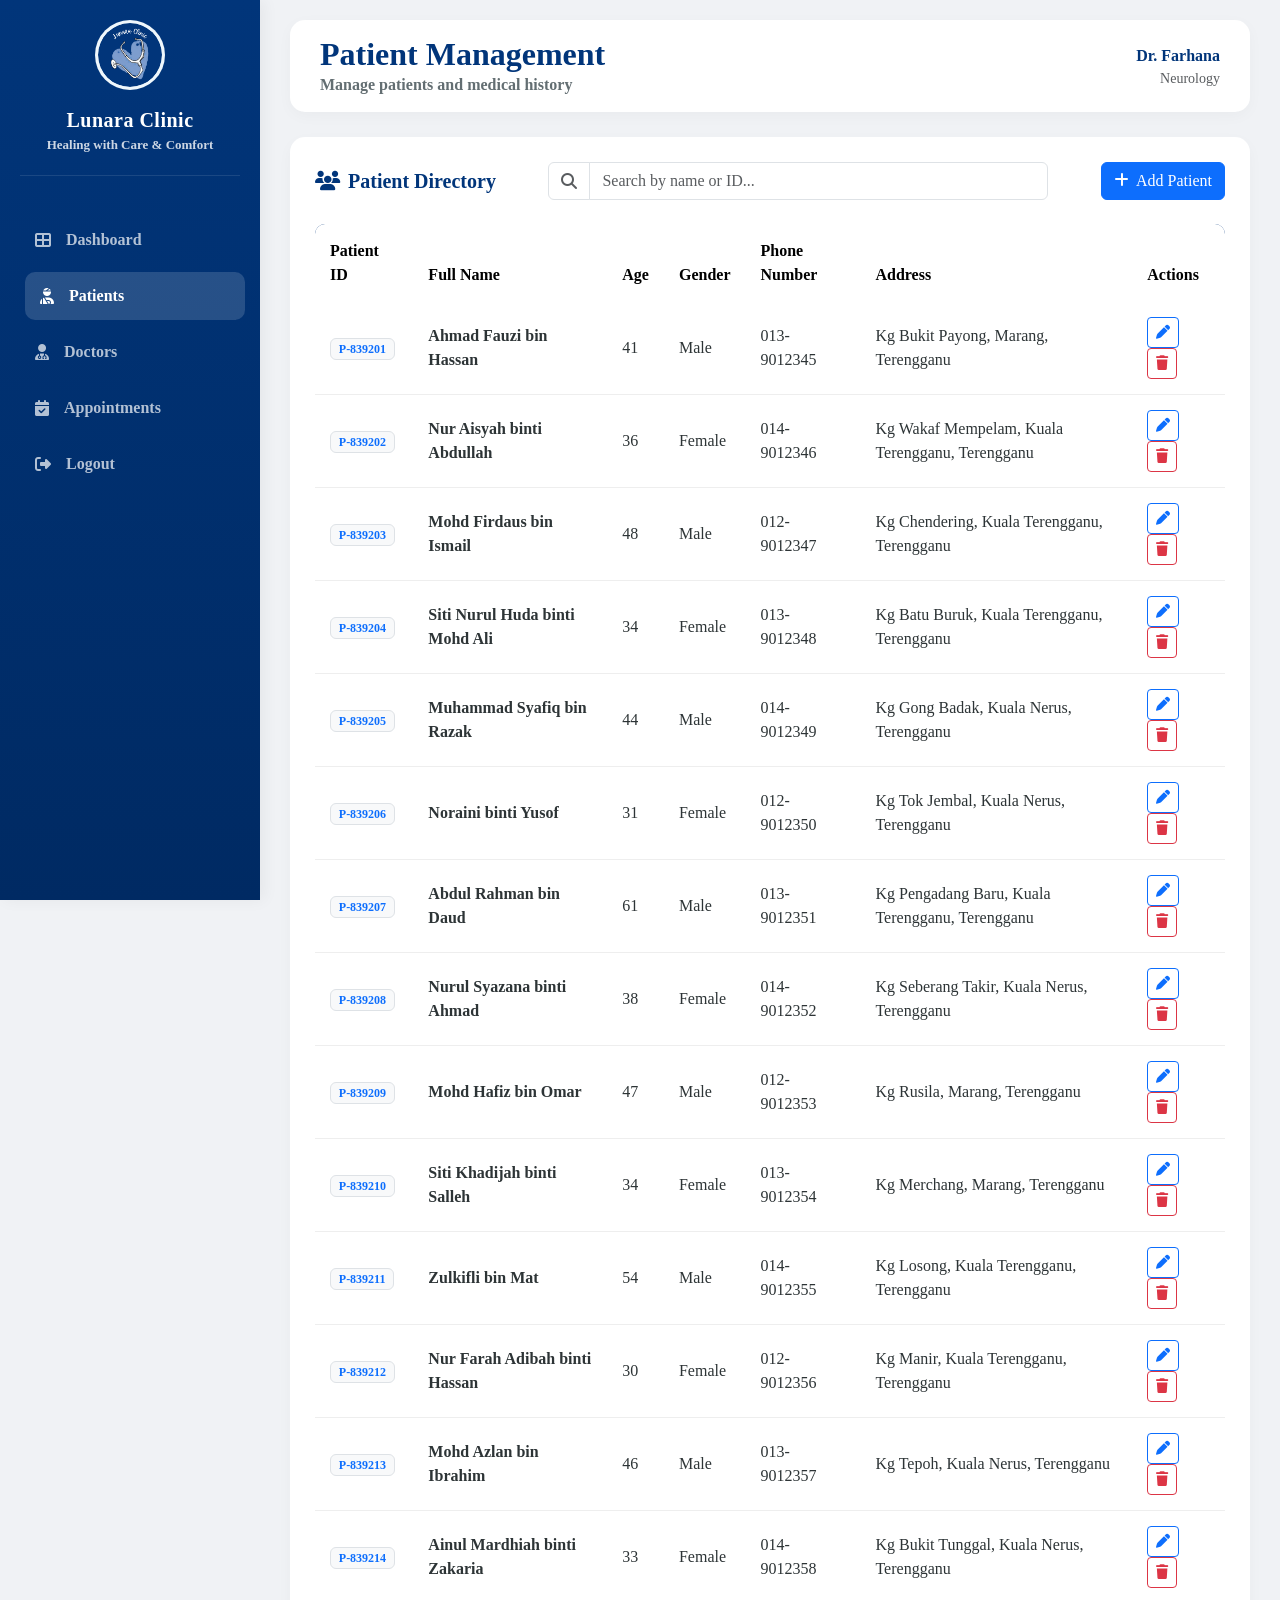
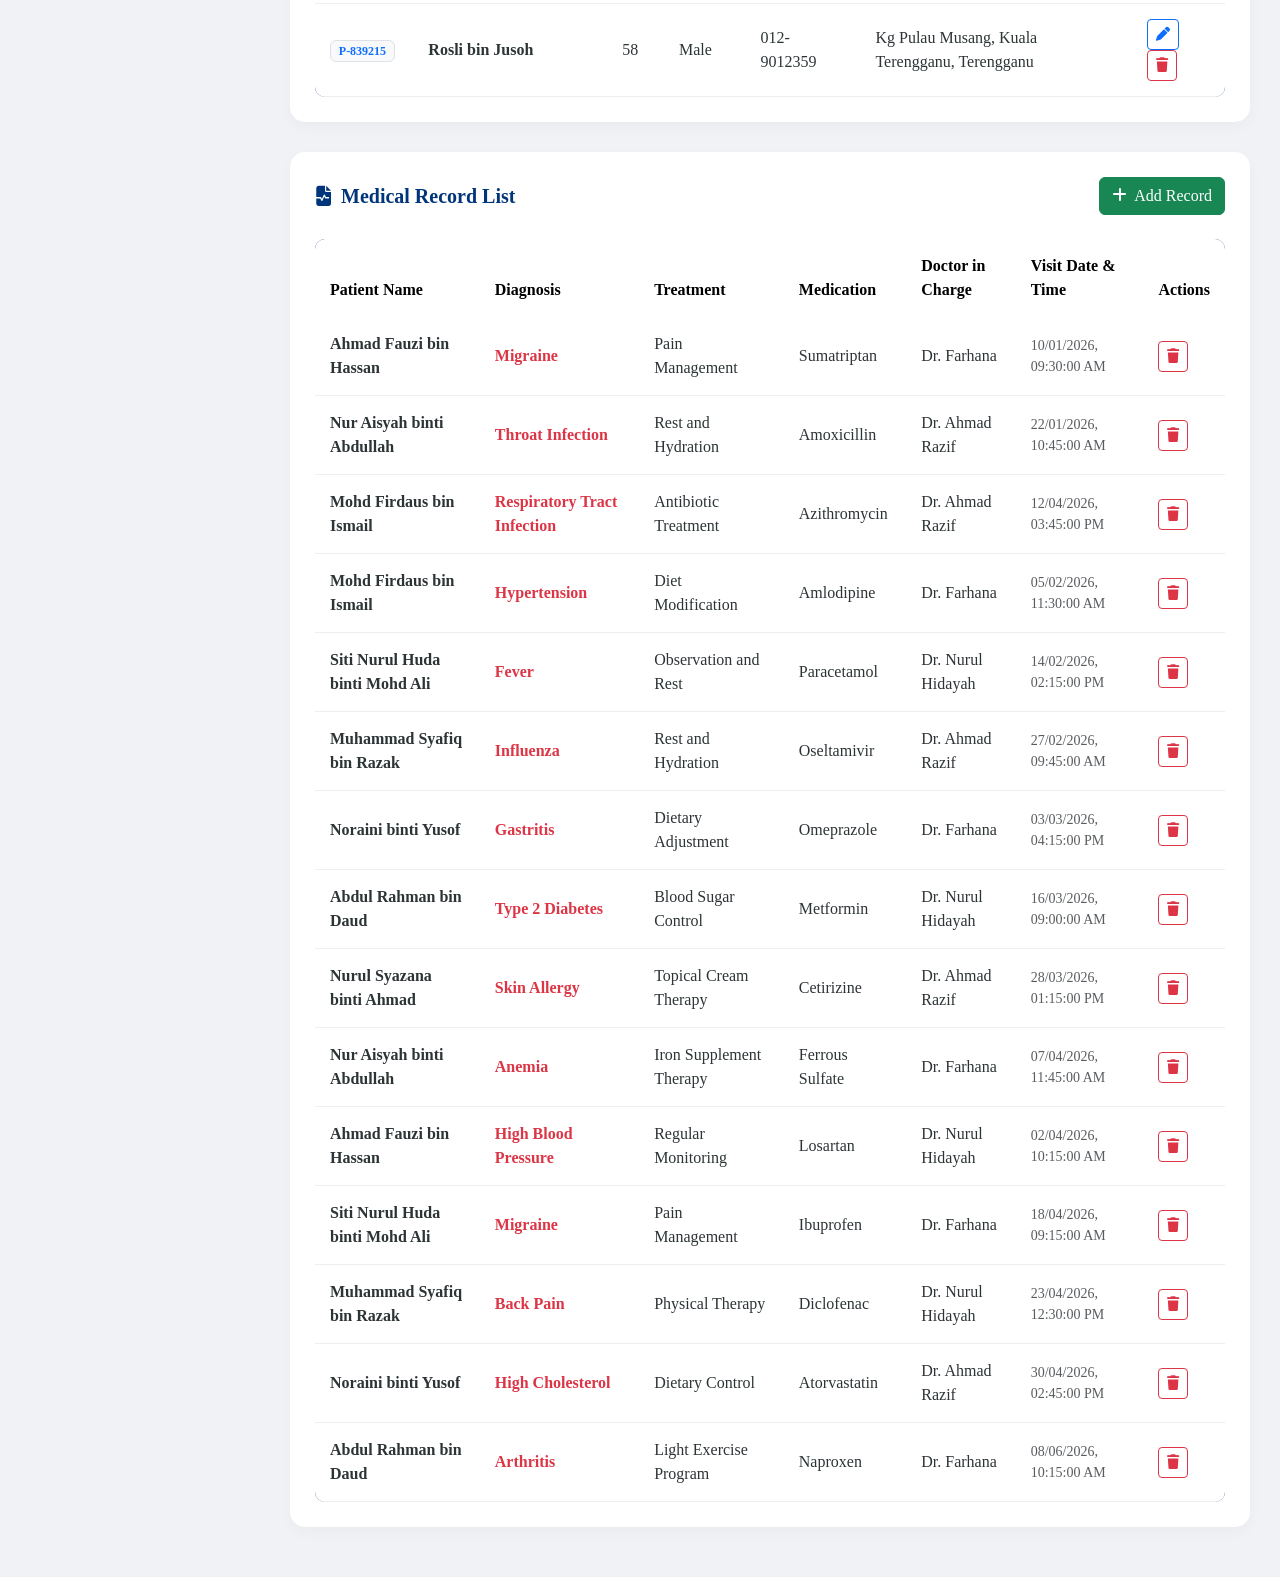
<file: patient.html>
<!DOCTYPE html>
<html lang="en">
<head>
    <meta charset="UTF-8">
    <meta name="viewport" content="width=device-width, initial-scale=1.0">
    <title>Patients - Lunara Clinic</title>
    <link href="https://cdn.jsdelivr.net/npm/bootstrap@5.3.0/dist/css/bootstrap.min.css" rel="stylesheet">
    <link rel="stylesheet" href="https://cdnjs.cloudflare.com/ajax/libs/font-awesome/6.4.0/css/all.min.css">
    <link href="https://fonts.googleapis.com/css2?family=Nunito:wght@400;600;700;800&display=swap" rel="stylesheet">
    
    <style>
        :root {
            --primary: #01357a; 
            --primary-light: #2e5bb8;
            --secondary: #EBF5FB; 
            --text-dark: #2d3436;
            --text-light: #636e72;
            --white: #ffffff;
            --sidebar-width: 260px;
        }

        body {
            font-family: 'Times New Roman', sans-serif; 
            background-color: #f0f2f5;
            margin: 0;
            overflow-x: hidden;
        }
        .sidebar {
            width: var(--sidebar-width);
            height: 100vh;
            position: fixed;
            top: 0;
            left: 0;
            background: linear-gradient(180deg, #01357a 0%, #002a63 100%);
            color: white;
            z-index: 1000;
            display: flex;
            flex-direction: column;
            padding: 20px;
            box-shadow: 4px 0 15px rgba(0,0,0,0.05);
            transition: transform 0.3s ease;
        }

        .sidebar-header {
            text-align: center;
            margin-bottom: 40px;
            padding-bottom: 20px;
            border-bottom: 1px solid rgba(255,255,255,0.1);
        }

        .sidebar-logo {
            width: 70px;
            height: 70px;
            background: var(--secondary);
            border-radius: 50%;
            margin: 0 auto 15px;
            display: flex;
            align-items: center;
            justify-content: center;
            overflow: hidden;
            border: 3px solid rgba(255,255,255,0.2);
        }

        .sidebar-logo img {
            width: 100%;
            height: 100%;
            object-fit: cover;
            border-radius: 50%;
        }

        .clinic-name { font-weight: 800; font-size: 20px; letter-spacing: 0.5px; }
        .clinic-tagline { font-size: 13px; opacity: 0.8; font-weight: 600; }

        .nav-link {
            color: rgba(255,255,255,0.7);
            padding: 12px 15px;
            border-radius: 10px;
            margin-bottom: 8px;
            transition: all 0.3s;
            font-weight: 600;
            text-decoration: none;
            display: flex;
            align-items: center;
            gap: 15px;
        }

        .nav-link:hover, .nav-link.active {
            background: rgba(255,255,255,0.15);
            color: #ffffff; 
            transform: translateX(5px);
        }

        /* --- Main Content --- */
        .main-content {
            margin-left: var(--sidebar-width);
            padding: 20px 30px;
            transition: all 0.3s;
        }

        /* --- Top Header --- */
        .top-header {
            background: var(--white);
            padding: 15px 30px;
            border-radius: 15px;
            box-shadow: 0 4px 15px rgba(0,0,0,0.03);
            display: flex;
            justify-content: space-between;
            align-items: center;
            margin-bottom: 25px;
        }

        .table-card {
            background: white;
            border-radius: 15px;
            box-shadow: 0 5px 15px rgba(0,0,0,0.03);
            padding: 25px;
            height: auto;
            margin-bottom: 30px;
            animation: slideUp 0.5s ease-out;
        }

        @keyframes slideUp {
            from { opacity: 0; transform: translateY(20px); }
            to { opacity: 1; transform: translateY(0); }
        }

        .table-responsive { 
            border-radius: 10px; 
            overflow-x: auto; 
            -webkit-overflow-scrolling: touch;
        }
        
        .table-custom {
            background-color: var(--primary);
            color: white;
        }
        
        .table-custom th { padding: 15px; font-weight: 600; border: none; }
        .table-custom td { padding: 15px; vertical-align: middle; border-bottom: 1px solid #eee; color: var(--text-dark); }
        .table-custom tbody tr:hover { background-color: #f8f9fa; }

        .incomplete-data td {
            background-color: #fff3cd; 
            color: #856404;
        }

        .search-container {
            position: relative;
            max-width: 300px;
        }
        .search-container input {
            border-radius: 8px 0 0 8px 8px !important;
            font-size: 14px;
        }

        .toast-container {
            position: fixed;
            top: 20px;
            right: 20px;
            z-index: 2000;
        }
        .custom-toast {
            background: white;
            border-left: 4px solid var(--primary);
            padding: 15px 20px;
            border-radius: 8px;
            box-shadow: 0 5px 15px rgba(0,0,0,0.15);
            margin-bottom: 10px;
            display: flex;
            align-items: center;
            gap: 10px;
            animation: toastIn 0.3s ease-out;
            min-width: 250px;
        }
        @keyframes toastIn {
            from { opacity: 0; transform: translateX(50px); }
            to { opacity: 1; transform: translateX(0); }
        }

        /* --- Responsive Queries --- */
        .mobile-toggle {
            display: none; 
            background: var(--primary);
            border: none;
            color: white;
            font-size: 18px;
            padding: 10px 15px;
            border-radius: 8px;
            cursor: pointer;
            z-index: 1002;
            box-shadow: 0 2px 5px rgba(0,0,0,0.2);
        }

        @media (max-width: 991px) {
            .sidebar { transform: translateX(-100%); }
            .sidebar.active { transform: translateX(0); }
            .main-content { margin-left: 0; }
            .mobile-toggle { display: flex; align-items: center; justify-content: center; }
            .search-container { max-width: 100%; margin-bottom: 10px; }
            .search-container input { border-radius: 8px !important; }
        }
    </style>
</head>
<body>

    <!-- Toast Container -->
    <div class="toast-container" id="toast-container"></div>

    <div style="position: fixed; top: 15px; left: 15px; z-index: 1002;">
        <button class="mobile-toggle" onclick="toggleSidebar()">
            <i class="fas fa-bars"></i>
        </button>
    </div>

    <!-- Sidebar -->
    <nav class="sidebar" id="sidebar">
        <div class="sidebar-header">
            <div class="sidebar-logo">
                <img src="image/logo.png" alt="Lunara Clinic Logo">
            </div>
            <div class="clinic-name">Lunara Clinic</div>
            <div class="clinic-tagline">Healing with Care & Comfort</div>
        </div>

        <div class="nav flex-column">
            <a href="index.html" class="nav-link">
                <i class="fas fa-th-large"></i> Dashboard
            </a>
            <a href="patient.html" class="nav-link active">
                <i class="fas fa-user-injured"></i> Patients
            </a>
            <a href="doctor.html" class="nav-link">
                <i class="fas fa-user-md"></i> Doctors
            </a>
            <a href="appointment.html" class="nav-link">
                <i class="fas fa-calendar-check"></i> Appointments
            </a>
            <a href="login.html" class="nav-link mt-auto">
                <i class="fas fa-sign-out-alt"></i> Logout
            </a>
        </div>
    </nav>

    <!-- Main Content -->
    <div class="main-content">
        
        <header class="top-header">
            <div>
                <h2 style="color: var(--primary); font-weight: 800; margin: 0;">Patient Management</h2>
                <p style="color: var(--text-light); margin: 0; font-weight: 600;">Manage patients and medical history</p>
            </div>
            <div class="user-info d-flex align-items-center gap-3">
                <div class="text-end d-none d-sm-block">
                    <div class="fw-bold" style="color: var(--primary);">Dr. Farhana</div>
                    <div class="small text-muted">Neurology</div>
                </div>
            </div>
        </header>

        <div class="container-fluid p-0">
            
            <!-- patient list -->
            <div class="table-card">
                <div class="d-flex flex-column flex-md-row justify-content-between align-items-center mb-4 gap-3">
                    <h5 class="fw-bold m-0" style="color: var(--primary);">
                        <i class="fas fa-users me-2"></i>Patient Directory
                    </h5>
                    
                    <!-- search -->
                    <div class="d-flex flex-grow-1 gap-2" style="max-width: 500px;">
                        <div class="input-group w-100">
                            <span class="input-group-text bg-white border-end"><i class="fas fa-search text-muted"></i></span>
                            <input type="text" class="form-control" id="searchPatient" placeholder="Search by name or ID..." oninput="filterPatients()">
                        </div>
                    </div>

                    <button class="btn btn-primary" onclick="openPatientModal()">
                        <i class="fas fa-plus me-1"></i> Add Patient
                    </button>
                </div>
                
                <div class="table-responsive">
                    <table class="table table-custom table-hover mb-0">
                        <thead>
                            <tr>
                                <th>Patient ID</th>
                                <th>Full Name</th>
                                <th>Age</th>
                                <th>Gender</th>
                                <th>Phone Number</th>
                                <th>Address</th>
                                <th>Actions</th>
                            </tr>
                        </thead>
                        <tbody id="patient-table-body">
                        </tbody>
                    </table>
                </div>
                <div id="no-patients-msg" class="text-center text-muted py-4" style="display:none;">
                    No patients found.
                </div>
            </div>

            <!-- medical patient -->
            <div class="table-card">
                <div class="d-flex justify-content-between align-items-center mb-4">
                    <h5 class="fw-bold m-0" style="color: var(--primary);">
                        <i class="fas fa-file-medical-alt me-2"></i>Medical Record List
                    </h5>
                    <button class="btn btn-success" onclick="openRecordModal()">
                        <i class="fas fa-plus me-1"></i> Add Record
                    </button>
                </div>
                
                <div class="table-responsive">
                    <table class="table table-custom table-hover mb-0">
                        <thead>
                            <tr>
                                <th>Patient Name</th>
                                <th>Diagnosis</th>
                                <th>Treatment</th>
                                <th>Medication</th>
                                <th>Doctor in Charge</th>
                                <th>Visit Date & Time</th>
                                <th>Actions</th>
                            </tr>
                        </thead>
                        <tbody id="record-table-body">
                        </tbody>
                    </table>
                </div>
                 <div id="no-records-msg" class="text-center text-muted py-4" style="display:none;">
                    No medical records found.
                </div>
            </div>

        </div>
    </div>

    <!-- Add or Edit Patient Modal -->
    <div class="modal fade" id="patientModal" tabindex="-1" aria-hidden="true">
        <div class="modal-dialog">
            <div class="modal-content">
                <div class="modal-header">
                    <h5 class="modal-title fw-bold" style="color: var(--primary);" id="patientModalTitle">Add Patient</h5>
                    <button type="button" class="btn-close" data-bs-dismiss="modal"></button>
                </div>
                <div class="modal-body">
                    <form id="patientForm">
                        <input type="hidden" id="patientId">
                        <div class="mb-3">
                            <label class="form-label small fw-bold">Full Name</label>
                            <input type="text" class="form-control" id="patientName" placeholder="Patient Name" required>
                        </div>
                        <div class="row">
                            <div class="col-6 mb-3">
                                <label class="form-label small fw-bold">Date of Birth</label>
                                <input type="date" class="form-control" id="patientDob" required>
                            </div>
                            <div class="col-6 mb-3">
                                <label class="form-label small fw-bold">Gender</label>
                                <select class="form-select" id="patientGender">
                                    <option value="Male">Male</option>
                                    <option value="Female">Female</option>
                                </select>
                            </div>
                        </div>
                        <div class="mb-3">
                            <label class="form-label small fw-bold">Phone Number</label>
                            <input type="tel" class="form-control" id="patientPhone" placeholder="0123456789" required>
                        </div>
                        <div class="mb-3">
                            <label class="form-label small fw-bold">Address</label>
                            <input type="text" class="form-control" id="patientAddress" placeholder="City, Street..." required>
                        </div>
                    </form>
                </div>
                <div class="modal-footer">
                    <button type="button" class="btn btn-secondary" data-bs-dismiss="modal">Close</button>
                    <button type="button" class="btn btn-primary" onclick="savePatient()">Save Patient</button>
                </div>
            </div>
        </div>
    </div>

    <!-- Add Medical Record Modal -->
    <div class="modal fade" id="recordModal" tabindex="-1" aria-hidden="true">
        <div class="modal-dialog">
            <div class="modal-content">
                <div class="modal-header">
                    <h5 class="modal-title fw-bold" style="color: var(--primary);">Add Medical Record</h5>
                    <button type="button" class="btn-close" data-bs-dismiss="modal"></button>
                </div>
                <div class="modal-body">
                    <form id="recordForm">
                        <div class="mb-3">
                            <label class="form-label small fw-bold">Select Patient</label>
                            <select class="form-select" id="recordPatientSelect" required>
                                <option value="">-- Select Patient --</option>
                            </select>
                        </div>
                        <div class="mb-3">
                            <label class="form-label small fw-bold">Diagnosis</label>
                            <input type="text" class="form-control" id="recordDiagnosis" placeholder="e.g. Hypertension" required>
                        </div>
                        <div class="mb-3">
                            <label class="form-label small fw-bold">Treatment</label>
                            <input type="text" class="form-control" id="recordTreatment" placeholder="e.g. Rest, Diet" required>
                        </div>
                        <div class="mb-3">
                            <label class="form-label small fw-bold">Medication</label>
                            <input type="text" class="form-control" id="recordMedication" placeholder="e.g. Amlodipine 5mg" required>
                        </div>
                        
                        <div class="mb-3">
                            <label class="form-label small fw-bold">Doctor in Charge</label>
                            <select class="form-select" id="recordDoctorSelect" required>
                                <option value="">-- Select Doctor --</option>
                            </select>
                        </div>
                        
                        <div class="mb-3">
                            <label class="form-label small fw-bold">Visit Date & Time</label>
                            <input type="datetime-local" class="form-control" id="recordDateTime" required>
                        </div>

                    </form>
                </div>
                <div class="modal-footer">
                    <button type="button" class="btn btn-secondary" data-bs-dismiss="modal">Close</button>
                    <button type="button" class="btn btn-success" onclick="saveRecord()">Save Record</button>
                </div>
            </div>
        </div>
    </div>

    <!-- Bootstrap JS -->
    <script src="https://cdn.jsdelivr.net/npm/bootstrap@5.3.0/dist/js/bootstrap.bundle.min.js"></script>

    <script>
        let patients = [
        { id: 'P-839201', name: 'Ahmad Fauzi bin Hassan', dob: '1985-04-12', gender: 'Male', phone: '013-9012345', address: 'Kg Bukit Payong, Marang, Terengganu' },
        { id: 'P-839202', name: 'Nur Aisyah binti Abdullah', dob: '1990-07-23', gender: 'Female', phone: '014-9012346', address: 'Kg Wakaf Mempelam, Kuala Terengganu, Terengganu' },
        { id: 'P-839203', name: 'Mohd Firdaus bin Ismail', dob: '1978-11-30', gender: 'Male', phone: '012-9012347', address: 'Kg Chendering, Kuala Terengganu, Terengganu' },
        { id: 'P-839204', name: 'Siti Nurul Huda binti Mohd Ali', dob: '1992-02-15', gender: 'Female', phone: '013-9012348', address: 'Kg Batu Buruk, Kuala Terengganu, Terengganu' },
        { id: 'P-839205', name: 'Muhammad Syafiq bin Razak', dob: '1982-05-09', gender: 'Male', phone: '014-9012349', address: 'Kg Gong Badak, Kuala Nerus, Terengganu' },
        { id: 'P-839206', name: 'Noraini binti Yusof', dob: '1995-09-21', gender: 'Female', phone: '012-9012350', address: 'Kg Tok Jembal, Kuala Nerus, Terengganu' },
        { id: 'P-839207', name: 'Abdul Rahman bin Daud', dob: '1965-01-10', gender: 'Male', phone: '013-9012351', address: 'Kg Pengadang Baru, Kuala Terengganu, Terengganu' },
        { id: 'P-839208', name: 'Nurul Syazana binti Ahmad', dob: '1988-08-14', gender: 'Female', phone: '014-9012352', address: 'Kg Seberang Takir, Kuala Nerus, Terengganu' },
        { id: 'P-839209', name: 'Mohd Hafiz bin Omar', dob: '1979-03-03', gender: 'Male', phone: '012-9012353', address: 'Kg Rusila, Marang, Terengganu' },
        { id: 'P-839210', name: 'Siti Khadijah binti Salleh', dob: '1991-12-25', gender: 'Female', phone: '013-9012354', address: 'Kg Merchang, Marang, Terengganu' },
        { id: 'P-839211', name: 'Zulkifli bin Mat', dob: '1972-06-18', gender: 'Male', phone: '014-9012355', address: 'Kg Losong, Kuala Terengganu, Terengganu' },
        { id: 'P-839212', name: 'Nur Farah Adibah binti Hassan', dob: '1996-10-05', gender: 'Female', phone: '012-9012356', address: 'Kg Manir, Kuala Terengganu, Terengganu' },
        { id: 'P-839213', name: 'Mohd Azlan bin Ibrahim', dob: '1980-07-07', gender: 'Male', phone: '013-9012357', address: 'Kg Tepoh, Kuala Nerus, Terengganu' },
        { id: 'P-839214', name: 'Ainul Mardhiah binti Zakaria', dob: '1993-04-28', gender: 'Female', phone: '014-9012358', address: 'Kg Bukit Tunggal, Kuala Nerus, Terengganu' },
        { id: 'P-839215', name: 'Rosli bin Jusoh', dob: '1968-09-12', gender: 'Male', phone: '012-9012359', address: 'Kg Pulau Musang, Kuala Terengganu, Terengganu' }
    ];

        let records = [
    {
        id: 'MR-101',
        patientId: 'P01',
        patientName: 'Ahmad Fauzi bin Hassan',
        diagnosis: 'Migraine',
        treatment: 'Pain Management',
        medication: 'Sumatriptan',
        doctor: 'Dr. Farhana',
        datetime: '10/01/2026, 09:30:00 AM'
    },
    {
        id: 'MR-102',
        patientId: 'P02',
        patientName: 'Nur Aisyah binti Abdullah',
        diagnosis: 'Throat Infection',
        treatment: 'Rest and Hydration',
        medication: 'Amoxicillin',
        doctor: 'Dr. Ahmad Razif',
        datetime: '22/01/2026, 10:45:00 AM'
    },
    {
        id: 'MR-103',
        patientId: 'P03',
        patientName: 'Mohd Firdaus bin Ismail',
        diagnosis: 'Hypertension',
        treatment: 'Diet Modification',
        medication: 'Amlodipine',
        doctor: 'Dr. Farhana',
        datetime: '05/02/2026, 11:30:00 AM'
    },
    {
        id: 'MR-104',
        patientId: 'P04',
        patientName: 'Siti Nurul Huda binti Mohd Ali',
        diagnosis: 'Fever',
        treatment: 'Observation and Rest',
        medication: 'Paracetamol',
        doctor: 'Dr. Nurul Hidayah',
        datetime: '14/02/2026, 02:15:00 PM'
    },
    {
        id: 'MR-105',
        patientId: 'P05',
        patientName: 'Muhammad Syafiq bin Razak',
        diagnosis: 'Influenza',
        treatment: 'Rest and Hydration',
        medication: 'Oseltamivir',
        doctor: 'Dr. Ahmad Razif',
        datetime: '27/02/2026, 09:45:00 AM'
    },
    {
        id: 'MR-106',
        patientId: 'P06',
        patientName: 'Noraini binti Yusof',
        diagnosis: 'Gastritis',
        treatment: 'Dietary Adjustment',
        medication: 'Omeprazole',
        doctor: 'Dr. Farhana',
        datetime: '03/03/2026, 04:15:00 PM'
    },
    {
        id: 'MR-107',
        patientId: 'P07',
        patientName: 'Abdul Rahman bin Daud',
        diagnosis: 'Type 2 Diabetes',
        treatment: 'Blood Sugar Control',
        medication: 'Metformin',
        doctor: 'Dr. Nurul Hidayah',
        datetime: '16/03/2026, 09:00:00 AM'
    },
    {
        id: 'MR-108',
        patientId: 'P08',
        patientName: 'Nurul Syazana binti Ahmad',
        diagnosis: 'Skin Allergy',
        treatment: 'Topical Cream Therapy',
        medication: 'Cetirizine',
        doctor: 'Dr. Ahmad Razif',
        datetime: '28/03/2026, 01:15:00 PM'
    },
    {
        id: 'MR-109',
        patientId: 'P01',
        patientName: 'Ahmad Fauzi bin Hassan',
        diagnosis: 'High Blood Pressure',
        treatment: 'Regular Monitoring',
        medication: 'Losartan',
        doctor: 'Dr. Nurul Hidayah',
        datetime: '02/04/2026, 10:15:00 AM'
    },
    {
        id: 'MR-110',
        patientId: 'P02',
        patientName: 'Nur Aisyah binti Abdullah',
        diagnosis: 'Anemia',
        treatment: 'Iron Supplement Therapy',
        medication: 'Ferrous Sulfate',
        doctor: 'Dr. Farhana',
        datetime: '07/04/2026, 11:45:00 AM'
    },
    {
        id: 'MR-111',
        patientId: 'P03',
        patientName: 'Mohd Firdaus bin Ismail',
        diagnosis: 'Respiratory Tract Infection',
        treatment: 'Antibiotic Treatment',
        medication: 'Azithromycin',
        doctor: 'Dr. Ahmad Razif ',
        datetime: '12/04/2026, 03:45:00 PM'
    },
    {
        id: 'MR-112',
        patientId: 'P04',
        patientName: 'Siti Nurul Huda binti Mohd Ali',
        diagnosis: 'Migraine',
        treatment: 'Pain Management',
        medication: 'Ibuprofen',
        doctor: 'Dr. Farhana',
        datetime: '18/04/2026, 09:15:00 AM'
    },
    {
        id: 'MR-113',
        patientId: 'P05',
        patientName: 'Muhammad Syafiq bin Razak',
        diagnosis: 'Back Pain',
        treatment: 'Physical Therapy',
        medication: 'Diclofenac',
        doctor: 'Dr. Nurul Hidayah',
        datetime: '23/04/2026, 12:30:00 PM'
    },
    {
        id: 'MR-114',
        patientId: 'P06',
        patientName: 'Noraini binti Yusof',
        diagnosis: 'High Cholesterol',
        treatment: 'Dietary Control',
        medication: 'Atorvastatin',
        doctor: 'Dr. Ahmad Razif',
        datetime: '30/04/2026, 02:45:00 PM'
    },
    {
        id: 'MR-115',
        patientId: 'P07',
        patientName: 'Abdul Rahman bin Daud',
        diagnosis: 'Arthritis',
        treatment: 'Light Exercise Program',
        medication: 'Naproxen',
        doctor: 'Dr. Farhana',
        datetime: '08/06/2026, 10:15:00 AM'
    }
];
        let doctors = [
            { id: 'D-01', name: 'Dr. Farhana', spec: 'Neurology' },
            { id: 'D-02', name: 'Dr. Ahmad Razif', spec: 'General Medicine' },
            { id: 'D-03', name: 'Dr. Nurul Hidayah', spec: 'Pediatrics' }
        ];

        let patientModalInstance;
        let recordModalInstance;
        function saveAllData() {
            console.log("Data updated in memory.");
        }

        function calculateAge(dobString) {
            if (!dobString || dobString === 'Unknown' || dobString === '') {
                return '-';
            }
            const today = new Date();
            const birthDate = new Date(dobString);
            if (isNaN(birthDate)) return '-';
            let age = today.getFullYear() - birthDate.getFullYear();
            const m = today.getMonth() - birthDate.getMonth();
            if (m < 0 || (m === 0 && today.getDate() < birthDate.getDate())) {
                age--;
            }
            return age;
        }

        function generateId(prefix) {
            return prefix + '-' + Math.floor(100000 + Math.random() * 900000);
        }

        function showToast(message, type = 'success') {
            const container = document.getElementById('toast-container');
            const toast = document.createElement('div');
            toast.className = 'custom-toast';
            let icon = type === 'success' ? '<i class="fas fa-check-circle text-success"></i>' : '<i class="fas fa-exclamation-circle text-danger"></i>';
            if(type === 'error') toast.style.borderLeftColor = '#dc3545';
            toast.innerHTML = `${icon} <span class="small fw-bold">${message}</span>`;
            container.appendChild(toast);
            setTimeout(() => { toast.style.opacity = '0'; setTimeout(() => toast.remove(), 300); }, 3000);
        }

        document.addEventListener('DOMContentLoaded', function() {
            patientModalInstance = new bootstrap.Modal(document.getElementById('patientModal'));
            recordModalInstance = new bootstrap.Modal(document.getElementById('recordModal'));

            renderPatientTable();
            renderRecordTable();
        });

        // --- Search function ---
        function filterPatients() {
            const query = document.getElementById('searchPatient').value.toLowerCase();
            renderPatientTable(query);
        }

        function renderPatientTable(searchQuery = '') {
            const tbody = document.getElementById('patient-table-body');
            const emptyMsg = document.getElementById('no-patients-msg');
            tbody.innerHTML = '';

            let displayList = patients;
            if (searchQuery && searchQuery.trim() !== '') {
                displayList = patients.filter(p => 
                    p.name.toLowerCase().includes(searchQuery) || 
                    p.id.toLowerCase().includes(searchQuery)
                );
            }

            if (displayList.length === 0) {
                emptyMsg.style.display = 'block';
                emptyMsg.innerText = searchQuery ? `No patients found matching "${searchQuery}".` : "No patients found.";
                return;
            } else {
                emptyMsg.style.display = 'none';
            }

            displayList.forEach(patient => {
                const age = calculateAge(patient.dob);
                const row = document.createElement('tr');

                const isIncomplete = (patient.dob === 'Unknown' || patient.phone === 'Unknown' || patient.address === 'Unknown');
                if(isIncomplete) row.classList.add('incomplete-data');

                row.innerHTML = `
                    <td><span class="badge bg-light text-primary border fw-bold">${patient.id}</span></td>
                    <td class="fw-bold">${patient.name}</td>
                    <td>${age}</td>
                    <td>${patient.gender}</td>
                    <td>${patient.phone}</td>
                    <td>${patient.address}</td>
                    <td>
                        <button class="btn btn-sm btn-outline-primary me-1" onclick="editPatient('${patient.id}')" title="Edit">
                            <i class="fas fa-pen"></i>
                        </button>
                        <button class="btn btn-sm btn-outline-danger" onclick="deletePatient('${patient.id}')" title="Delete">
                            <i class="fas fa-trash"></i>
                        </button>
                    </td>
                `;
                tbody.appendChild(row);
            });
        }

        function openPatientModal() {
            document.getElementById('patientForm').reset();
            document.getElementById('patientId').value = ''; 
            document.getElementById('patientModalTitle').innerText = "Add New Patient";
            patientModalInstance.show();
        }

        function editPatient(id) {
            const patient = patients.find(p => p.id === id);
            if(patient) {
                document.getElementById('patientId').value = patient.id;
                document.getElementById('patientName').value = patient.name;
                
                if(patient.dob === 'Unknown' || patient.dob === '') {
                    document.getElementById('patientDob').value = '';
                } else {
                    document.getElementById('patientDob').value = patient.dob;
                }

                if(patient.phone === 'Unknown') document.getElementById('patientPhone').value = '';
                else document.getElementById('patientPhone').value = patient.phone;

                if(patient.address === 'Unknown') document.getElementById('patientAddress').value = '';
                else document.getElementById('patientAddress').value = patient.address;

                document.getElementById('patientGender').value = patient.gender;
                
                document.getElementById('patientModalTitle').innerText = "Edit Patient";
                patientModalInstance.show();
            }
        }

        function savePatient() {
            const id = document.getElementById('patientId').value;
            const name = document.getElementById('patientName').value;
            const dob = document.getElementById('patientDob').value;
            const gender = document.getElementById('patientGender').value;
            const phone = document.getElementById('patientPhone').value;
            const address = document.getElementById('patientAddress').value;

            if(!name) {
                showToast("Name is required", "error");
                return;
            }

            if(id) {
                const index = patients.findIndex(p => p.id === id);
                if(index > -1) {
                    patients[index] = { 
                        ...patients[index], 
                        name, 
                        dob: dob || 'Unknown', 
                        gender, 
                        phone: phone || 'Unknown', 
                        address: address || 'Unknown' 
                    };
                    showToast("Patient updated successfully");
                }
            } else {
                const newPatient = { 
                    id: generateId('P'), 
                    name, 
                    dob: dob || 'Unknown', 
                    gender, 
                    phone: phone || 'Unknown', 
                    address: address || 'Unknown' 
                };
                patients.push(newPatient);
                showToast("Patient added successfully");
            }

            saveAllData();
            const searchQuery = document.getElementById('searchPatient').value;
            renderPatientTable(searchQuery);
            
            patientModalInstance.hide();
        }

        function deletePatient(id) {
            if(confirm("Are you sure you want to delete this patient? This will also remove their medical records.")) {
                patients = patients.filter(p => p.id !== id);
                records = records.filter(r => r.patientId !== id); 
                saveAllData();
                
                const searchQuery = document.getElementById('searchPatient').value;
                renderPatientTable(searchQuery);
                renderRecordTable();
                
                showToast("Patient deleted", "error");
            }
        }

        // --- patient medical ---
        function renderRecordTable() {
            const tbody = document.getElementById('record-table-body');
            const emptyMsg = document.getElementById('no-records-msg');
            tbody.innerHTML = '';
            const sortedRecords = [...records].sort((a, b) => new Date(b.datetime) - new Date(a.datetime));

            if(sortedRecords.length === 0) {
                emptyMsg.style.display = 'block';
                return;
            } else {
                emptyMsg.style.display = 'none';
            }

            sortedRecords.forEach(record => {
                const row = document.createElement('tr');
                row.innerHTML = `
                    <td class="fw-bold">${record.patientName}</td>
                    <td><span class="text-danger fw-bold">${record.diagnosis}</span></td>
                    <td>${record.treatment}</td>
                    <td>${record.medication}</td>
                    <td>${record.doctor}</td>
                    <td class="text-muted small">${record.datetime}</td>
                    <td>
                        <button class="btn btn-sm btn-outline-danger" onclick="deleteRecord('${record.id}')">
                            <i class="fas fa-trash"></i>
                        </button>
                    </td>
                `;
                tbody.appendChild(row);
            });
        }

        function openRecordModal() {
            document.getElementById('recordForm').reset();
            
            const pSelect = document.getElementById('recordPatientSelect');
            pSelect.innerHTML = '<option value="">-- Select Patient --</option>';
            patients.forEach(p => {
                pSelect.innerHTML += `<option value="${p.id}">${p.name}</option>`;
            });

            if(patients.length === 0) {
                showToast("Please add a patient first!", "error");
            }

            const dSelect = document.getElementById('recordDoctorSelect');
            dSelect.innerHTML = '<option value="">-- Select Doctor --</option>';
            doctors.forEach(d => {
                dSelect.innerHTML += `<option value="${d.name}">${d.name} (${d.spec})</option>`;
            });

            if(doctors.length === 0) {
                showToast("No doctors available!", "error");
            }

            const now = new Date();
            now.setMinutes(now.getMinutes() - now.getTimezoneOffset());
            document.getElementById('recordDateTime').value = now.toISOString().slice(0,16);

            recordModalInstance.show();
        }

        function saveRecord() {
            const patientId = document.getElementById('recordPatientSelect').value;
            const diagnosis = document.getElementById('recordDiagnosis').value;
            const treatment = document.getElementById('recordTreatment').value;
            const medication = document.getElementById('recordMedication').value;
            
            const doctorName = document.getElementById('recordDoctorSelect').value;
            const dateTimeInput = document.getElementById('recordDateTime').value;

            if(!patientId || !diagnosis || !doctorName || !dateTimeInput) {
                showToast("Please fill all fields", "error");
                return;
            }

            const patient = patients.find(p => p.id === patientId);
            
            const d = new Date(dateTimeInput);
            const readableDateTime = d.toLocaleString();
            
            const newRecord = {
                id: generateId('MR'),
                patientId: patientId,
                patientName: patient ? patient.name : 'Unknown',
                diagnosis,
                treatment,
                medication,
                doctor: doctorName, 
                datetime: readableDateTime
            };

            records.push(newRecord);
            saveAllData();
            renderRecordTable();
            recordModalInstance.hide();
            showToast("Medical Record Added");
        }

        function deleteRecord(id) {
            if(confirm("Delete this medical record?")) {
                records = records.filter(r => r.id !== id);
                saveAllData();
                renderRecordTable();
                showToast("Record deleted", "error");
            }
        }

        function toggleSidebar() {
            document.getElementById('sidebar').classList.toggle('active');
        }
    </script>
</body>
</html>
</file>
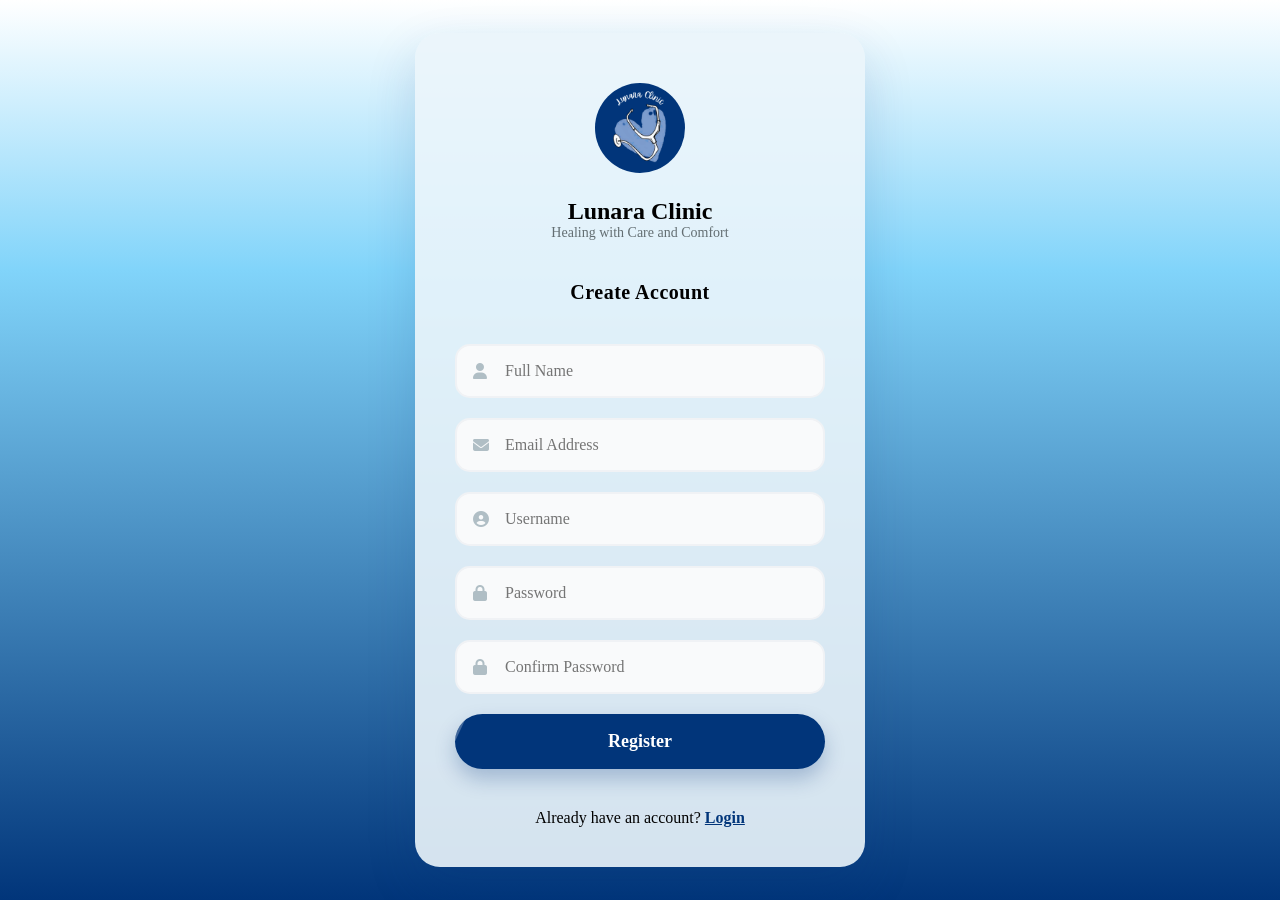
<file: register.html>
<!DOCTYPE html>
<html lang="en">
<head>
<meta charset="UTF-8">
<title>Register - Lunara Clinic</title>

<link rel="stylesheet" href="style.css">
<link rel="stylesheet" href="https://cdnjs.cloudflare.com/ajax/libs/font-awesome/6.4.0/css/all.min.css">

</head>

<body>

<main class="auth-wrapper">

<header class="auth-header">

    <div class="logo-container">
        <img src="image/logo.png" alt="Logo">
    </div>

    <h1 class="clinic-name">Lunara Clinic</h1>
    <p class="clinic-tagline">Healing with Care and Comfort</p>

</header>

<section class="forms-container">

<form class="auth-form" action="login.html" method="POST">

<h2 class="form-title">Create Account</h2>

    <div class="input-group">
        <input type="text" name="fullname" placeholder="Full Name" required>
        <i class="fas fa-user"></i>
    </div>

    <div class="input-group">
        <input type="email" name="email" placeholder="Email Address" required>
        <i class="fas fa-envelope"></i>
    </div>

    <div class="input-group">
        <input type="text" name="username" placeholder="Username" required>
        <i class="fas fa-user-circle"></i>
    </div>

    <div class="input-group">
        <input type="password" name="password" placeholder="Password" required>
        <i class="fas fa-lock"></i>
    </div>

    <div class="input-group">
        <input type="password" name="confirmPassword" placeholder="Confirm Password" required>
        <i class="fas fa-lock"></i>
    </div>

    <button class="gooey-btn" type="submit">Register</button>

    <div class="switch-text">
        Already have an account?
        <a class="switch-link" href="login.html">Login</a>
    </div>

</form>

</section>

</main>
<div id="toast-container"></div>

<script src="script.js"></script>
</body>
</html>
</file>
<file: style.css>
:root {
    --primary: #01357a;
    --primary-dark: #002a63;
    --secondary: #EBF5FB;
    --text-dark: #2d3436;
    --text-light: #636e72;
    --error: #e74c3c;
    --success: #00b894;
    --white: #ffffff;
}

* {
    box-sizing: border-box;
    margin: 0;
    padding: 0;
    font-family: 'Times New Roman', sans-serif;
}

body {
    font-family: 'Times New Roman', sans-serif; 
    background: linear-gradient(180deg, #ffffff 0%, #81D4FA 30%, #01357a 100%);
    min-height: 100vh;
    display: flex;
    justify-content: center;
    align-items: center;
    padding: 20px;
}

/* AUTH CARD */
.auth-wrapper {
    background: rgba(235, 245, 251, 0.9);
    width: 100%;
    max-width: 450px;
    border-radius: 25px;
    box-shadow: 0 20px 50px rgba(1, 53, 122, 0.15);
    overflow: hidden;
}

/* HEADER */
.auth-header {
    text-align: center;
    padding: 50px 20px 20px;
}

.logo-container {
    width: 90px;
    height: 90px;
    background: var(--secondary);
    border-radius: 50%;
    margin: 0 auto 25px;
    overflow: hidden;
    display: flex;
    align-items: center;
    justify-content: center;
}

.logo-container img {
    width: 100%;
    height: 100%;
    object-fit: cover;
}

.clinic-name {
    font-size: 24px;
    font-weight: 800;
}

.clinic-tagline {
    font-size: 14px;
    color: var(--text-light);
}

/* FORMS */
.forms-container {
    padding: 20px 40px 40px;
}

.auth-form {
    display: flex;
    flex-direction: column;
    gap: 20px;
}

/* INPUT */
.input-group {
    position: relative;
}

.input-group input {
    width: 100%;
    padding: 16px 16px 16px 48px;
    border: 2px solid #f0f2f5;
    border-radius: 15px;
    font-size: 16px;
    background: #F9FAFB;
}

.input-group i {
    position: absolute;
    left: 18px;
    top: 50%;
    transform: translateY(-50%);
    color: #b0bec5;
}

/* ERROR */
.input-group.error input {
    border-color: var(--error);
}

.error-message {
    display: none;
    font-size: 12px;
    color: var(--error);
}

.input-group.error .error-message {
    display: block;
}

/* BUTTON */
.gooey-btn {
    width: 100%;
    height: 55px;

    background: var(--primary);
    color: white;

    border: none;
    border-radius: 30px;

    font-size: 18px;
    font-weight: 700;

    cursor: pointer;

    position: relative;
    overflow: hidden;

    transition: all 0.3s ease;

    box-shadow: 0 10px 20px rgba(1, 53, 122, 0.25);
}

/* Hover effect */
.gooey-btn:hover {
    background: var(--primary-dark);
    transform: translateY(-2px);
    box-shadow: 0 15px 30px rgba(1, 53, 122, 0.35);
}

/* Click effect */
.gooey-btn:active {
    transform: scale(0.97);
}

/* Gooey shine animation */
.gooey-btn::before {
    content: "";
    position: absolute;
    top: 0;
    left: -100%;
    width: 100%;
    height: 100%;
    background: rgba(255,255,255,0.25);
    transform: skewX(-25deg);
}

.gooey-btn:hover::before {
    animation: shine 0.7s forwards;
}

.form-title {
    font-size: 20px;
    font-weight: 800;
    color: black;
    text-align: center;
    margin-bottom: 20px;
    letter-spacing: 0.5px;
}

@keyframes shine {
    100% {
        left: 120%;
    }
}

/* SWITCH */
.switch-text {
    text-align: center;
    margin-top: 20px;
}

.switch-link {
    color: var(--primary);
    font-weight: 700;
    cursor: pointer;
}

#toast-container {
    position: fixed;
    top: 20px;
    right: 20px;
    z-index: 1000;
    display: flex;
    flex-direction: column;
    gap: 10px;
}

.toast {
    min-width: 300px;
    background: white;
    padding: 16px 20px;
    border-radius: 12px;
    box-shadow: 0 10px 30px rgba(0,0,0,0.15);
    display: flex;
    align-items: center;
    gap: 12px;
    transform: translateX(120%); /* Hidden by default */
    animation: slideIn 0.4s cubic-bezier(0.175, 0.885, 0.32, 1.275) forwards;
    border-left: 5px solid transparent;
    }

.toast.success {
    border-left-color: var(--success);
    }
    
.toast.error {
    border-left-color: var(--error);
    }

.toast i {
    font-size: 1.2rem;
    }

.toast.success i { color: var(--success); }
.toast.error i { color: var(--error); }

.toast-content h4 {
    font-size: 0.95rem;
    margin-bottom: 2px;
    color: var(--text-main);
    }

.toast-content p {
    font-size: 0.85rem;
    color: var(--text-light);
    }

.toast.hide {
    animation: slideOut 0.4s forwards;
    }

    @keyframes slideIn {
    to { transform: translateX(0); }
    }

@keyframes slideOut {
    to { transform: translateX(120%); opacity: 0; }
    }
</file>
